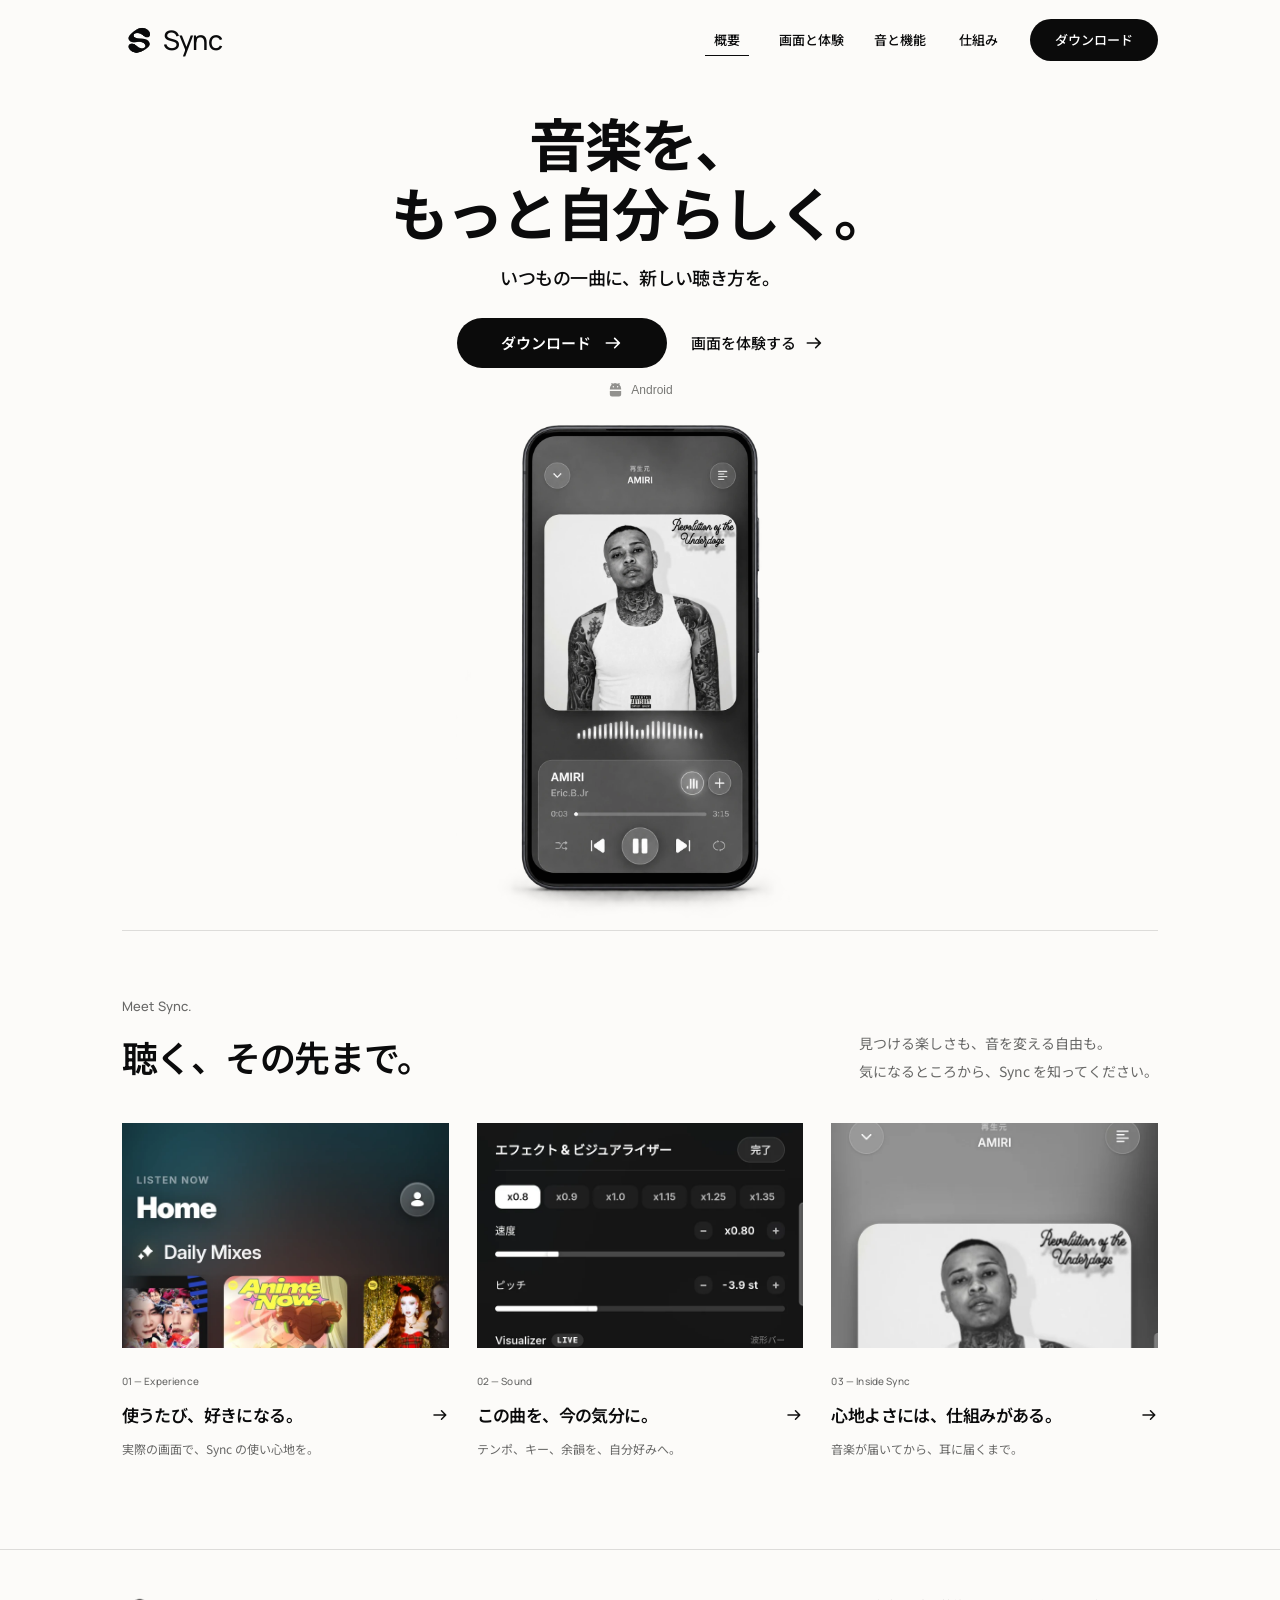
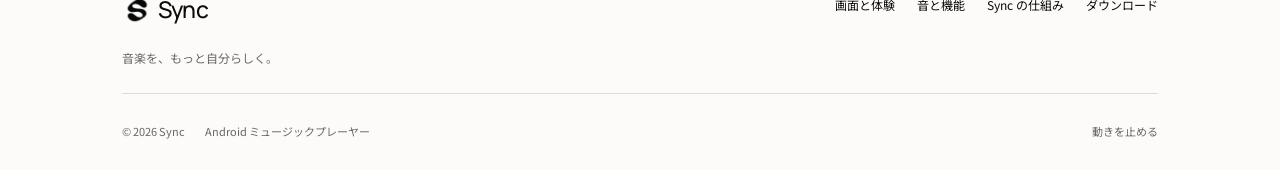
<file: index.html>
<!doctype html>
<html lang="ja"><head><meta charset="utf-8" /><meta name="viewport" content="width=device-width, initial-scale=1" />
<meta name="theme-color" content="#fcfbf9" /><title>Sync — 音楽を、もっと自分らしく。</title><meta name="description" content="いつもの一曲に、新しい聴き方を。画面も、テンポも、余韻も楽しめる Android ミュージックプレーヤー。" />
<meta property="og:title" content="Sync — 音楽を、もっと自分らしく。" /><meta property="og:description" content="いつもの一曲に、新しい聴き方を。画面も、テンポも、余韻も楽しめる Android ミュージックプレーヤー。" /><meta property="og:type" content="website" /><meta property="og:locale" content="ja_JP" /><meta property="og:image" content="https://yuuma57475.github.io/sync-site/img/sync-logo.png" />
<link rel="icon" href="img/favicon.png" type="image/png" /><link rel="preconnect" href="https://fonts.googleapis.com" /><link rel="preconnect" href="https://fonts.gstatic.com" crossorigin />
<link href="https://fonts.googleapis.com/css2?family=Manrope:wght@500;600&family=Noto+Sans+JP:wght@400;500;600;700;800&display=swap" rel="stylesheet" />
<link rel="stylesheet" href="official.css" /><link rel="stylesheet" href="experience.css" />
<script src="motion-init.js"></script><script src="site.js" defer></script><link rel="preload" as="image" href="img/player-hero.webp" /><link rel="canonical" href="https://yuuma57475.github.io/sync-site/" />
</head>
<body class="official-page cinematic-page home-page"><a class="skip-link" href="#main">本文へスキップ</a>
<header class="site-header"><div class="site-header-inner">
<a class="site-brand" href="index.html" aria-label="Sync ホーム"><img src="img/sync-mark-black.webp" alt="" width="34" height="34" /><span>Sync</span></a>
<button class="menu-toggle" type="button" aria-expanded="false" aria-controls="site-navigation">メニュー</button>
<nav class="site-navigation" id="site-navigation" aria-label="メインナビゲーション">
<a href="index.html">概要</a><a href="experience.html">画面と体験</a><a href="sound.html">音と機能</a><a href="how-it-works.html">仕組み</a><a class="button button-small" href="download.html">ダウンロード</a>
</nav></div></header><main id="main"><section class="landing-hero" aria-labelledby="hero-title"><div class="hero-copy">
<h1 id="hero-title" class="enter"><span>音楽を、</span><span>もっと自分らしく。</span></h1>
<p class="hero-description enter" style="--delay:100ms">いつもの一曲に、新しい聴き方を。</p>
<div class="hero-actions enter" style="--delay:180ms"><a class="button hero-download" href="download.html">ダウンロード <img src="img/icons/arrow-right-light.svg" width="20" height="20" alt="" /></a><a class="text-link hero-explore" href="experience.html">画面を体験する <img src="img/icons/arrow-right.svg" width="20" height="20" alt="" /></a></div>
<p class="platform enter" style="--delay:240ms"><img src="img/icons/android.svg" width="17" height="17" alt="" />Android</p></div>
<figure class="hero-product enter" style="--delay:180ms"><img src="img/player-hero.webp" alt="Sync のミュージックプレーヤー" width="1058" height="1487" fetchpriority="high" /></figure></section>
<section class="home-explore page-width" aria-labelledby="explore-title"><div class="explore-heading"><p class="section-label">Meet Sync.</p><h2 id="explore-title">聴く、その先まで。</h2><p>見つける楽しさも、音を変える自由も。<br />気になるところから、Sync を知ってください。</p></div><div class="explore-grid">
<a class="explore-item" href="experience.html"><div class="explore-photo photo-home"><img src="img/01_home.webp" alt="Daily Mixes が並ぶホーム画面" width="1080" height="2340" loading="lazy" /></div><span class="section-label">01 — Experience</span><div class="explore-title"><h3>使うたび、好きになる。</h3><img src="img/icons/arrow-right.svg" width="20" height="20" alt="" /></div><p>実際の画面で、Sync の使い心地を。</p></a>
<a class="explore-item" href="sound.html"><div class="explore-photo photo-effects"><img src="img/04_fx.webp" alt="速度やピッチを調整するエフェクト画面" width="1080" height="2340" loading="lazy" /></div><span class="section-label">02 — Sound</span><div class="explore-title"><h3>この曲を、今の気分に。</h3><img src="img/icons/arrow-right.svg" width="20" height="20" alt="" /></div><p>テンポ、キー、余韻を、自分好みへ。</p></a>
<a class="explore-item" href="how-it-works.html"><div class="explore-photo photo-player"><img src="img/06_player_bw.webp" alt="音の動きが見えるモノクロのプレーヤー画面" width="1080" height="2340" loading="lazy" /></div><span class="section-label">03 — Inside Sync</span><div class="explore-title"><h3>心地よさには、仕組みがある。</h3><img src="img/icons/arrow-right.svg" width="20" height="20" alt="" /></div><p>音楽が届いてから、耳に届くまで。</p></a>
</div></section></main><footer class="site-footer"><div class="page-width"><div class="footer-main">
<div><a class="site-brand footer-brand" href="index.html"><img src="img/sync-mark-black.webp" width="30" height="30" alt="" /><span>Sync</span></a><p>音楽を、もっと自分らしく。</p></div>
<div class="footer-links"><a href="experience.html">画面と体験</a><a href="sound.html">音と機能</a><a href="how-it-works.html">Sync の仕組み</a><a href="download.html">ダウンロード</a></div></div>
<div class="footer-bottom"><small>© 2026 Sync</small><span>Android ミュージックプレーヤー</span><button class="motion-toggle" type="button" data-motion-toggle aria-pressed="false">動きを止める</button></div></div></footer></body></html>
</file>
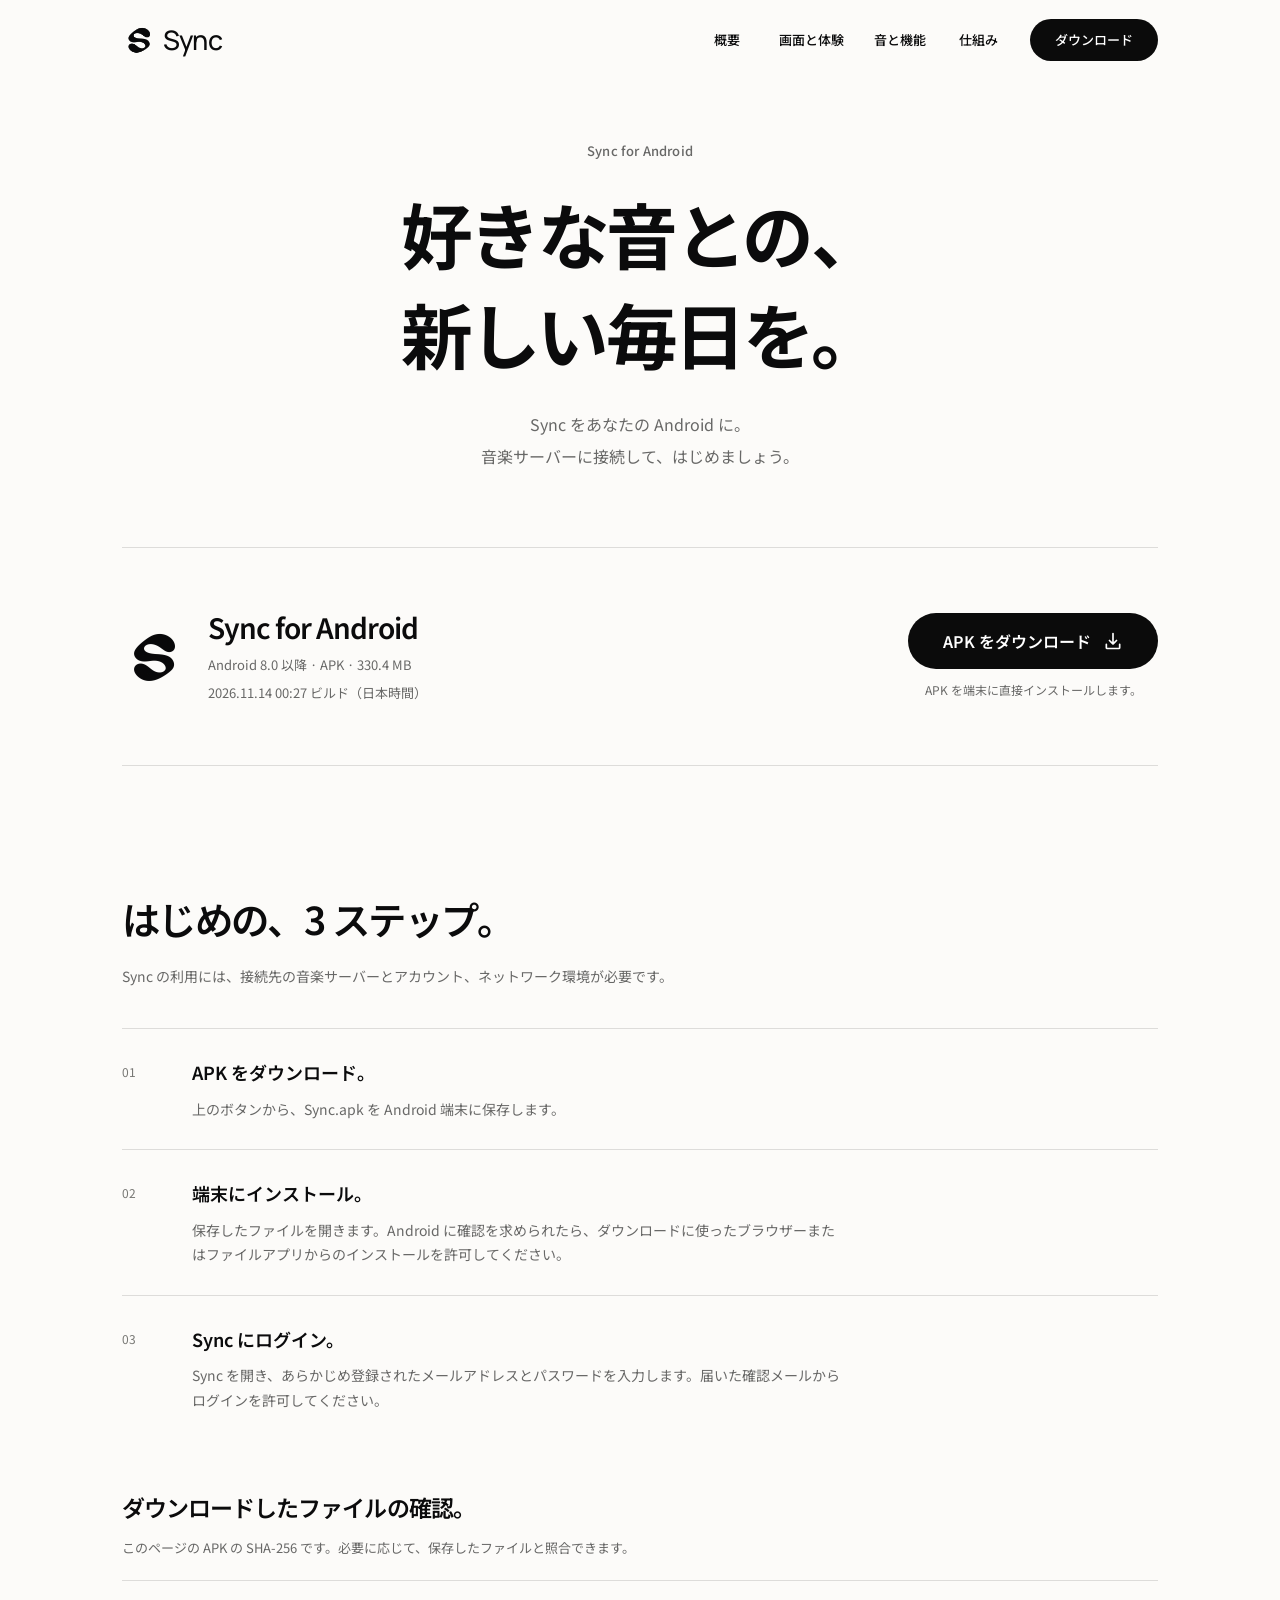
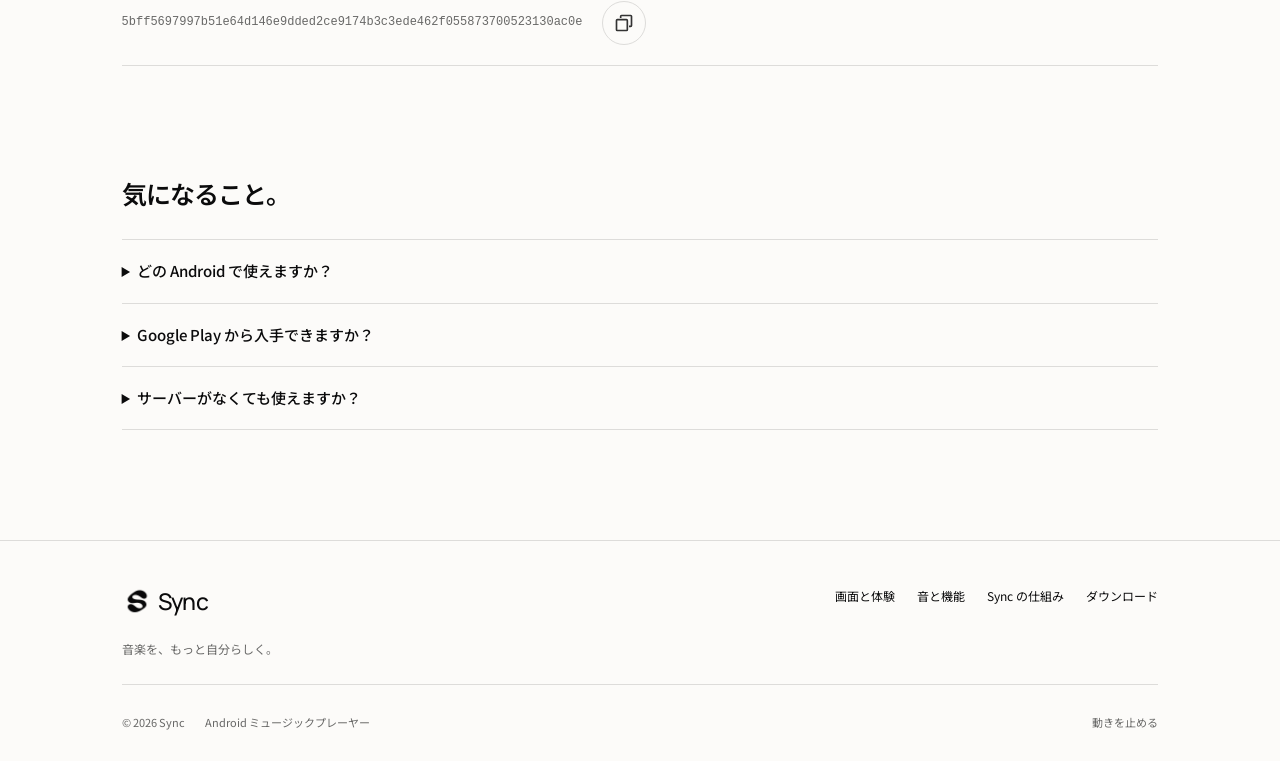
<file: download.html>
<!doctype html>
<html lang="ja">
<head>
<meta charset="utf-8" />
<meta name="viewport" content="width=device-width, initial-scale=1" />
<meta name="theme-color" content="#fcfbf9" />
<title>ダウンロード — Sync</title>
<meta name="description" content="Sync for Android をダウンロード。APK とセットアップ手順をこちらから。Android 8.0 以降に対応しています。" />
<link rel="icon" href="img/favicon.png" type="image/png" />
<link rel="preconnect" href="https://fonts.googleapis.com" />
<link rel="preconnect" href="https://fonts.gstatic.com" crossorigin />
<link href="https://fonts.googleapis.com/css2?family=Manrope:wght@500;600&family=Noto+Sans+JP:wght@400;500;600;700;800&display=swap" rel="stylesheet" />
<link rel="stylesheet" href="official.css" /><link rel="stylesheet" href="experience.css" /><script src="motion-init.js"></script>
<script src="site.js" defer></script>
<link rel="canonical" href="https://yuuma57475.github.io/sync-site/download.html" />
</head>
<body class="official-page cinematic-page">
<a class="skip-link" href="#main">本文へスキップ</a>
<header class="site-header"><div class="site-header-inner">
<a class="site-brand" href="index.html" aria-label="Sync ホーム"><img src="img/sync-mark-black.webp" alt="" width="34" height="34" /><span>Sync</span></a>
<button class="menu-toggle" type="button" aria-expanded="false" aria-controls="site-navigation">メニュー</button>
<nav class="site-navigation" id="site-navigation" aria-label="メインナビゲーション">
<a href="index.html">概要</a><a href="experience.html">画面と体験</a><a href="sound.html">音と機能</a><a href="how-it-works.html">仕組み</a><a class="button button-small" href="download.html">ダウンロード</a>
</nav></div></header>
<main id="main" class="download-main page-width">
<div class="download-intro enter"><p class="section-label">Sync for Android</p><h1>好きな音との、<br />新しい毎日を。</h1><p>Sync をあなたの Android に。<br />音楽サーバーに接続して、はじめましょう。</p></div>
<section class="download-block" aria-label="Android アプリのダウンロード">
<div class="download-app"><img src="img/sync-mark-black.webp" width="74" height="74" alt="Sync のアイコン" /><div><h2>Sync for Android</h2><p>Android 8.0 以降 · APK · <span data-apk-size>330.4 MB</span></p><p data-apk-build>2026.11.14 00:27 ビルド（日本時間）</p></div></div>
<div class="download-action"><a class="button" data-apk-download href="https://github.com/yuuma57475/sync-site/releases/latest/download/Sync.apk" download="Sync.apk">APK をダウンロード <img src="img/icons/download-light.svg" width="20" height="20" alt="" /></a><small>APK を端末に直接インストールします。</small></div>
</section>
<p id="download-status" class="download-feedback" role="status" aria-live="polite"></p>
<section class="setup-section" id="setup" aria-labelledby="setup-title">
<h2 id="setup-title">はじめの、3 ステップ。</h2><p class="setup-intro">Sync の利用には、接続先の音楽サーバーとアカウント、ネットワーク環境が必要です。</p>
<ol class="setup-list">
<li><h3>APK をダウンロード。</h3><p>上のボタンから、Sync.apk を Android 端末に保存します。</p></li>
<li><h3>端末にインストール。</h3><p>保存したファイルを開きます。Android に確認を求められたら、ダウンロードに使ったブラウザーまたはファイルアプリからのインストールを許可してください。</p></li>
<li><h3>Sync にログイン。</h3><p>Sync を開き、あらかじめ登録されたメールアドレスとパスワードを入力します。届いた確認メールからログインを許可してください。</p></li>
</ol>
</section>
<section class="integrity-section" aria-labelledby="integrity-title"><h2 id="integrity-title">ダウンロードしたファイルの確認。</h2><p>このページの APK の SHA-256 です。必要に応じて、保存したファイルと照合できます。</p><div class="hash-wrap"><code id="download-hash">5bff5697997b51e64d146e9dded2ce9174b3c3ede462f055873700523130ac0e</code><button class="copy-button" data-copy-hash type="button" aria-label="SHA-256 を選択"><img src="img/icons/copy.svg" width="20" height="20" alt="" /></button></div><p id="copy-status" class="copy-status" role="status" aria-live="polite"></p></section>
<section class="download-faq" aria-labelledby="faq-title"><h2 id="faq-title">気になること。</h2>
<details><summary>どの Android で使えますか？</summary><p>Android 8.0 以降に対応しています。音楽の読み込みと再生には、お使いのサーバーへ接続できるネットワーク環境が必要です。</p></details>
<details><summary>Google Play から入手できますか？</summary><p>現在は、このページから APK ファイルを直接配布しています。</p></details>
<details><summary>サーバーがなくても使えますか？</summary><p>Sync は、音楽サーバーに接続して利用するプレーヤーです。この APK には、配信サーバーや音楽データは含まれていません。</p></details>
</section>
</main>
<footer class="site-footer"><div class="page-width"><div class="footer-main">
<div><a class="site-brand footer-brand" href="index.html"><img src="img/sync-mark-black.webp" width="30" height="30" alt="" /><span>Sync</span></a><p>音楽を、もっと自分らしく。</p></div>
<div class="footer-links"><a href="experience.html">画面と体験</a><a href="sound.html">音と機能</a><a href="how-it-works.html">Sync の仕組み</a><a href="download.html">ダウンロード</a></div></div>
<div class="footer-bottom"><small>© 2026 Sync</small><span>Android ミュージックプレーヤー</span><button class="motion-toggle" type="button" data-motion-toggle aria-pressed="false">動きを止める</button></div></div></footer>
</body>
</html>
</file>
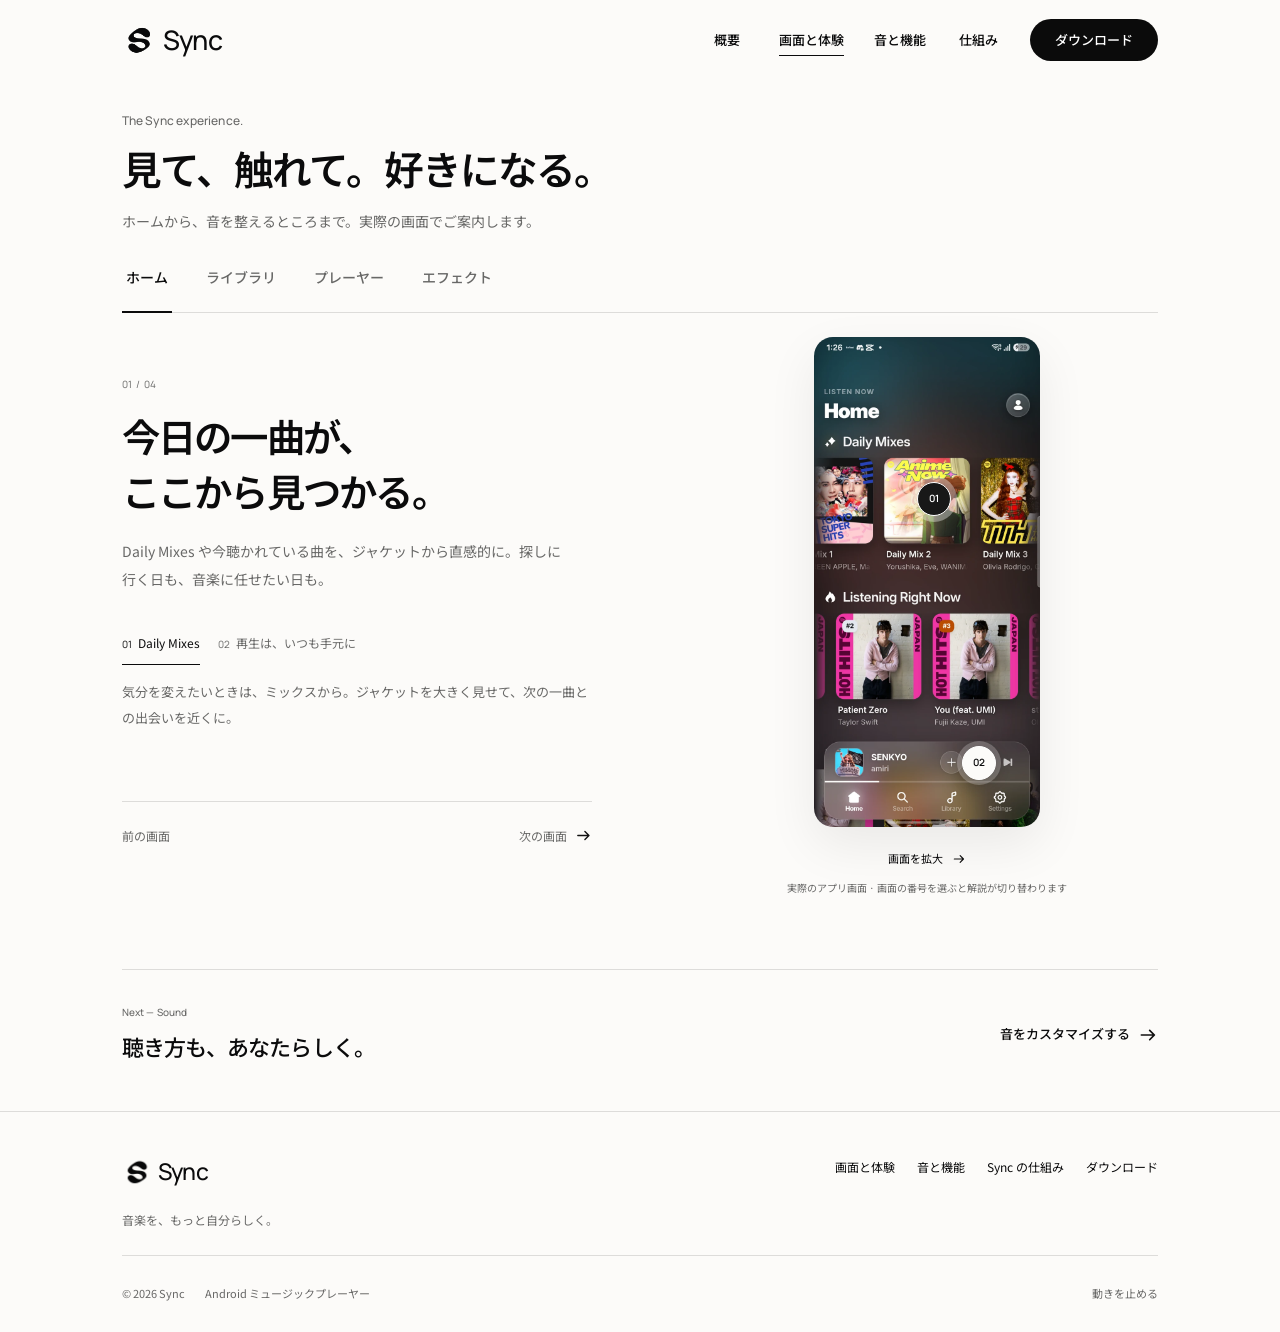
<file: experience.html>
<!doctype html>
<html lang="ja"><head><meta charset="utf-8" /><meta name="viewport" content="width=device-width, initial-scale=1" />
<meta name="theme-color" content="#fcfbf9" /><title>画面と体験 — Sync</title><meta name="description" content="ホーム、ライブラリ、プレーヤー、エフェクト。Sync の実際の画面を切り替えながら、見た目と使い方を体験。" />
<meta property="og:title" content="画面と体験 — Sync" /><meta property="og:description" content="ホーム、ライブラリ、プレーヤー、エフェクト。Sync の実際の画面を切り替えながら、見た目と使い方を体験。" /><meta property="og:type" content="website" /><meta property="og:locale" content="ja_JP" /><meta property="og:image" content="https://yuuma57475.github.io/sync-site/img/sync-logo.png" />
<link rel="icon" href="img/favicon.png" type="image/png" /><link rel="preconnect" href="https://fonts.googleapis.com" /><link rel="preconnect" href="https://fonts.gstatic.com" crossorigin />
<link href="https://fonts.googleapis.com/css2?family=Manrope:wght@500;600&family=Noto+Sans+JP:wght@400;500;600;700;800&display=swap" rel="stylesheet" />
<link rel="stylesheet" href="official.css" /><link rel="stylesheet" href="experience.css" />
<script src="motion-init.js"></script><script src="site.js" defer></script><link rel="canonical" href="https://yuuma57475.github.io/sync-site/experience.html" />
</head>
<body class="official-page cinematic-page "><a class="skip-link" href="#main">本文へスキップ</a>
<header class="site-header"><div class="site-header-inner">
<a class="site-brand" href="index.html" aria-label="Sync ホーム"><img src="img/sync-mark-black.webp" alt="" width="34" height="34" /><span>Sync</span></a>
<button class="menu-toggle" type="button" aria-expanded="false" aria-controls="site-navigation">メニュー</button>
<nav class="site-navigation" id="site-navigation" aria-label="メインナビゲーション">
<a href="index.html">概要</a><a href="experience.html">画面と体験</a><a href="sound.html">音と機能</a><a href="how-it-works.html">仕組み</a><a class="button button-small" href="download.html">ダウンロード</a>
</nav></div></header><main id="main"><section class="product-page page-width"><div class="page-intro "><p class="section-label enter">The Sync experience.</p><h1 class="enter" style="--delay:60ms">見て、触れて。<br />好きになる。</h1><p class="intro-description enter" style="--delay:120ms">ホームから、音を整えるところまで。実際の画面でご案内します。</p></div><div class="screen-tour enter" style="--delay:180ms" data-tabs><div class="tour-tabs" role="tablist" aria-label="アプリの画面"><button type="button" role="tab" id="tab-home" aria-selected="true" aria-controls="panel-home" tabindex="0">ホーム</button><button type="button" role="tab" id="tab-library" aria-selected="false" aria-controls="panel-library" tabindex="-1">ライブラリ</button><button type="button" role="tab" id="tab-player" aria-selected="false" aria-controls="panel-player" tabindex="-1">プレーヤー</button><button type="button" role="tab" id="tab-effects" aria-selected="false" aria-controls="panel-effects" tabindex="-1">エフェクト</button></div><section class="tour-panel" id="panel-home" role="tabpanel" aria-labelledby="tab-home" ><div class="tour-copy"><span class="chapter-index">01 / 04</span><h2>今日の一曲が、<br />ここから見つかる。</h2><p>Daily Mixes や今聴かれている曲を、ジャケットから直感的に。探しに行く日も、音楽に任せたい日も。</p><div class="point-tabs" role="group" aria-label="画面の注目ポイント"><button type="button" class="point-button" data-point="0" aria-pressed="true"><span>01</span>Daily Mixes</button><button type="button" class="point-button" data-point="1" aria-pressed="false"><span>02</span>再生は、いつも手元に</button></div><div class="point-descriptions" aria-live="polite"><p data-point-description="0" >気分を変えたいときは、ミックスから。ジャケットを大きく見せて、次の一曲との出会いを近くに。</p><p data-point-description="1" hidden>色を感じる背景と、半透明のミニプレーヤー。再生・一時停止・曲送りをひとまとめにして、別の画面を見ながらでも操作が続きます。</p></div><div class="tour-controls"><button class="quiet-button" type="button" data-tour-prev aria-label="前の画面を見る">前の画面</button><button class="quiet-button" type="button" data-tour-next aria-label="次の画面を見る">次の画面 <img src="img/icons/arrow-right.svg" width="20" height="20" alt="" /></button></div></div><figure class="tour-image"><div class="annotated-screen"><img src="img/01_home.webp" width="1080" height="2340" alt="Sync のホーム画面" decoding="async" /><button type="button" class="screen-point is-active" style="left:53%;top:33%" data-point="0" aria-label="ポイント1：Daily Mixes" aria-pressed="true">01</button><button type="button" class="screen-point " style="left:73%;top:87%" data-point="1" aria-label="ポイント2：再生は、いつも手元に" aria-pressed="false">02</button></div><button class="image-expand" type="button" data-zoom="img/01_home.webp" data-zoom-alt="Sync のホーム画面">画面を拡大 <img src="img/icons/arrow-right.svg" width="20" height="20" alt="" /></button><figcaption>実際のアプリ画面 · 画面の番号を選ぶと解説が切り替わります</figcaption></figure></section><section class="tour-panel" id="panel-library" role="tabpanel" aria-labelledby="tab-library" hidden><div class="tour-copy"><span class="chapter-index">02 / 04</span><h2>好きな音楽に、<br />迷わず戻れる。</h2><p>プレイリスト、アルバム、アーティスト。自分にとって探しやすい入口から、いつもの音楽へ。</p><div class="point-tabs" role="group" aria-label="画面の注目ポイント"><button type="button" class="point-button" data-point="0" aria-pressed="true"><span>01</span>入口を切り替える</button><button type="button" class="point-button" data-point="1" aria-pressed="false"><span>02</span>探しやすい、見つけやすい</button></div><div class="point-descriptions" aria-live="polite"><p data-point-description="0" >画面上のタブで、プレイリスト・アルバム・アーティストを切り替え。探したいものに合わせて、一覧を変えられます。</p><p data-point-description="1" hidden>ライブラリ内の検索と、グリッド・リストの切り替え。曲やコレクションが増えても、自分の見つけ方を選べます。</p></div><div class="tour-controls"><button class="quiet-button" type="button" data-tour-prev aria-label="前の画面を見る">前の画面</button><button class="quiet-button" type="button" data-tour-next aria-label="次の画面を見る">次の画面 <img src="img/icons/arrow-right.svg" width="20" height="20" alt="" /></button></div></div><figure class="tour-image"><div class="annotated-screen"><img src="img/02_library.webp" width="1080" height="2340" alt="Sync のライブラリ画面" decoding="async" /><button type="button" class="screen-point is-active" style="left:56%;top:14%" data-point="0" aria-label="ポイント1：入口を切り替える" aria-pressed="true">01</button><button type="button" class="screen-point " style="left:84%;top:20%" data-point="1" aria-label="ポイント2：探しやすい、見つけやすい" aria-pressed="false">02</button></div><button class="image-expand" type="button" data-zoom="img/02_library.webp" data-zoom-alt="Sync のライブラリ画面">画面を拡大 <img src="img/icons/arrow-right.svg" width="20" height="20" alt="" /></button><figcaption>実際のアプリ画面 · 画面の番号を選ぶと解説が切り替わります</figcaption></figure></section><section class="tour-panel" id="panel-player" role="tabpanel" aria-labelledby="tab-player" hidden><div class="tour-copy"><span class="chapter-index">03 / 04</span><h2>一曲に、<br />ちゃんと浸れる。</h2><p>大きなアートワークと色を感じる背景。必要な操作は下の半透明パネルにまとめて、音楽が主役になる見た目に。</p><div class="point-tabs" role="group" aria-label="画面の注目ポイント"><button type="button" class="point-button" data-point="0" aria-pressed="true"><span>01</span>音楽を、目でも楽しむ</button><button type="button" class="point-button" data-point="1" aria-pressed="false"><span>02</span>調整は、再生画面から</button></div><div class="point-descriptions" aria-live="polite"><p data-point-description="0" >アートワークの下で、音に反応して動くビジュアライザー。流体波・波形バー・拍動から選べます。</p><p data-point-description="1" hidden>曲名の横にあるエフェクトボタンから、速度・ピッチ・リバーブへ。曲を止めずに、聴き心地を整えられます。</p></div><div class="tour-controls"><button class="quiet-button" type="button" data-tour-prev aria-label="前の画面を見る">前の画面</button><button class="quiet-button" type="button" data-tour-next aria-label="次の画面を見る">次の画面 <img src="img/icons/arrow-right.svg" width="20" height="20" alt="" /></button></div></div><figure class="tour-image"><div class="annotated-screen"><img src="img/05_player.webp" width="1080" height="2340" alt="Sync の全画面プレーヤー" decoding="async" /><button type="button" class="screen-point is-active" style="left:50%;top:64%" data-point="0" aria-label="ポイント1：音楽を、目でも楽しむ" aria-pressed="true">01</button><button type="button" class="screen-point " style="left:73%;top:80%" data-point="1" aria-label="ポイント2：調整は、再生画面から" aria-pressed="false">02</button></div><button class="image-expand" type="button" data-zoom="img/05_player.webp" data-zoom-alt="Sync の全画面プレーヤー">画面を拡大 <img src="img/icons/arrow-right.svg" width="20" height="20" alt="" /></button><figcaption>実際のアプリ画面 · 画面の番号を選ぶと解説が切り替わります</figcaption></figure></section><section class="tour-panel" id="panel-effects" role="tabpanel" aria-labelledby="tab-effects" hidden><div class="tour-copy"><span class="chapter-index">04 / 04</span><h2>欲しかった音に、<br />指先で近づく。</h2><p>再生速度、ピッチ、余韻をひとつのシートに。プリセットから始めて、細かいところは自分の感覚で。</p><div class="point-tabs" role="group" aria-label="画面の注目ポイント"><button type="button" class="point-button" data-point="0" aria-pressed="true"><span>01</span>プリセットから、気軽に</button><button type="button" class="point-button" data-point="1" aria-pressed="false"><span>02</span>余韻も、音量も</button></div><div class="point-descriptions" aria-live="polite"><p data-point-description="0" >0.8×、0.9×、1.15×などのプリセットをタップ。速度とピッチの連動も、自分で切り替えられます。</p><p data-point-description="1" hidden>空間リバーブは量をスライダーで調整。曲ごとの音量差が気になるときは、音量の自動調整を。</p></div><div class="tour-controls"><button class="quiet-button" type="button" data-tour-prev aria-label="前の画面を見る">前の画面</button><button class="quiet-button" type="button" data-tour-next aria-label="次の画面を見る">次の画面 <img src="img/icons/arrow-right.svg" width="20" height="20" alt="" /></button></div></div><figure class="tour-image"><div class="annotated-screen"><img src="img/04_fx.webp" width="1080" height="2340" alt="Sync のエフェクト画面" decoding="async" /><button type="button" class="screen-point is-active" style="left:54%;top:35%" data-point="0" aria-label="ポイント1：プリセットから、気軽に" aria-pressed="true">01</button><button type="button" class="screen-point " style="left:83%;top:82%" data-point="1" aria-label="ポイント2：余韻も、音量も" aria-pressed="false">02</button></div><button class="image-expand" type="button" data-zoom="img/04_fx.webp" data-zoom-alt="Sync のエフェクト画面">画面を拡大 <img src="img/icons/arrow-right.svg" width="20" height="20" alt="" /></button><figcaption>実際のアプリ画面 · 画面の番号を選ぶと解説が切り替わります</figcaption></figure></section></div></section><aside class="next-page page-width"><div><span class="section-label">Next — Sound</span><h2>聴き方も、あなたらしく。</h2></div><a class="text-link" href="sound.html">音をカスタマイズする <img src="img/icons/arrow-right.svg" width="20" height="20" alt="" /></a></aside><dialog class="image-dialog" aria-label="アプリ画面の拡大"><form method="dialog"><button class="dialog-close" aria-label="拡大画面を閉じる">閉じる</button></form><img src="img/01_home.webp" alt="" width="1080" height="2340" /></dialog></main><footer class="site-footer"><div class="page-width"><div class="footer-main">
<div><a class="site-brand footer-brand" href="index.html"><img src="img/sync-mark-black.webp" width="30" height="30" alt="" /><span>Sync</span></a><p>音楽を、もっと自分らしく。</p></div>
<div class="footer-links"><a href="experience.html">画面と体験</a><a href="sound.html">音と機能</a><a href="how-it-works.html">Sync の仕組み</a><a href="download.html">ダウンロード</a></div></div>
<div class="footer-bottom"><small>© 2026 Sync</small><span>Android ミュージックプレーヤー</span><button class="motion-toggle" type="button" data-motion-toggle aria-pressed="false">動きを止める</button></div></div></footer></body></html>
</file>
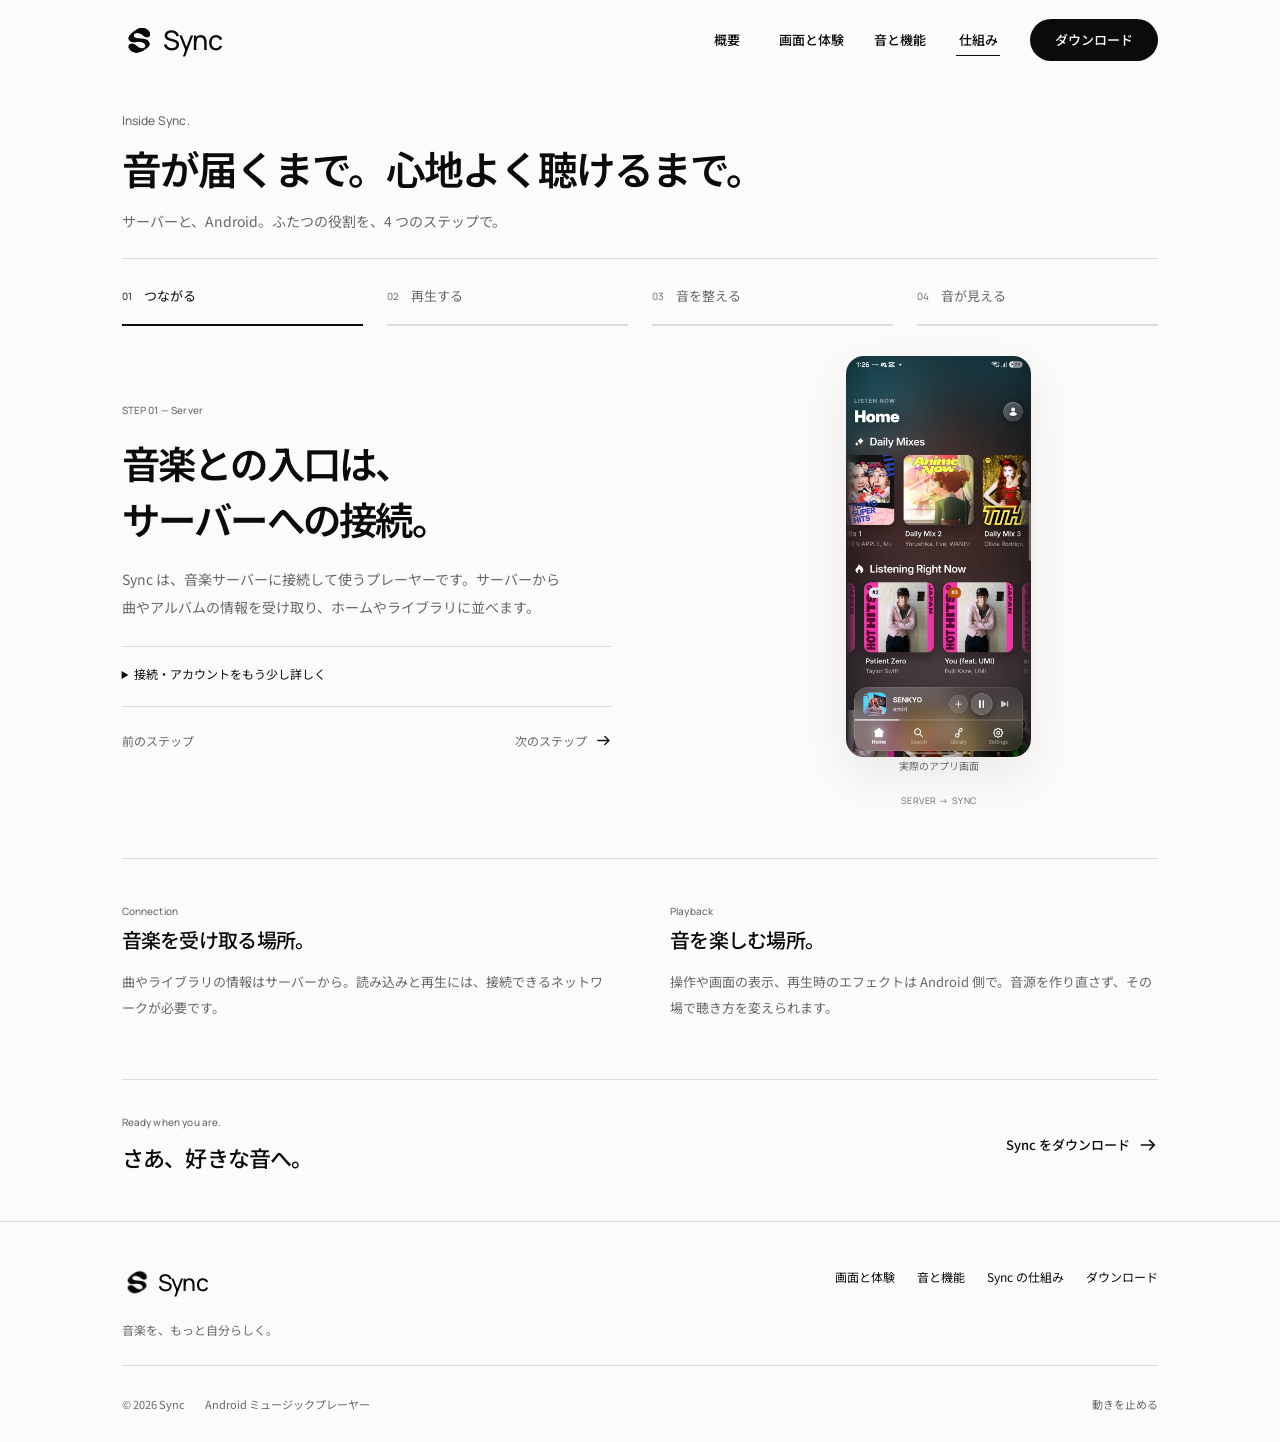
<file: how-it-works.html>
<!doctype html>
<html lang="ja"><head><meta charset="utf-8" /><meta name="viewport" content="width=device-width, initial-scale=1" />
<meta name="theme-color" content="#fcfbf9" /><title>Sync の仕組み — Sync</title><meta name="description" content="サーバーへの接続、Android での再生、音声エフェクト、ビジュアライザー。Sync の仕組みを画面と一緒に紹介。" />
<meta property="og:title" content="Sync の仕組み — Sync" /><meta property="og:description" content="サーバーへの接続、Android での再生、音声エフェクト、ビジュアライザー。Sync の仕組みを画面と一緒に紹介。" /><meta property="og:type" content="website" /><meta property="og:locale" content="ja_JP" /><meta property="og:image" content="https://yuuma57475.github.io/sync-site/img/sync-logo.png" />
<link rel="icon" href="img/favicon.png" type="image/png" /><link rel="preconnect" href="https://fonts.googleapis.com" /><link rel="preconnect" href="https://fonts.gstatic.com" crossorigin />
<link href="https://fonts.googleapis.com/css2?family=Manrope:wght@500;600&family=Noto+Sans+JP:wght@400;500;600;700;800&display=swap" rel="stylesheet" />
<link rel="stylesheet" href="official.css" /><link rel="stylesheet" href="experience.css" />
<script src="motion-init.js"></script><script src="site.js" defer></script><link rel="canonical" href="https://yuuma57475.github.io/sync-site/how-it-works.html" />
</head>
<body class="official-page cinematic-page "><a class="skip-link" href="#main">本文へスキップ</a>
<header class="site-header"><div class="site-header-inner">
<a class="site-brand" href="index.html" aria-label="Sync ホーム"><img src="img/sync-mark-black.webp" alt="" width="34" height="34" /><span>Sync</span></a>
<button class="menu-toggle" type="button" aria-expanded="false" aria-controls="site-navigation">メニュー</button>
<nav class="site-navigation" id="site-navigation" aria-label="メインナビゲーション">
<a href="index.html">概要</a><a href="experience.html">画面と体験</a><a href="sound.html">音と機能</a><a href="how-it-works.html">仕組み</a><a class="button button-small" href="download.html">ダウンロード</a>
</nav></div></header><main id="main"><section class="product-page page-width"><div class="page-intro "><p class="section-label enter">Inside Sync.</p><h1 class="enter" style="--delay:60ms">音が届くまで。<br />心地よく聴けるまで。</h1><p class="intro-description enter" style="--delay:120ms">サーバーと、Android。ふたつの役割を、4 つのステップで。</p></div><div class="mechanism enter" style="--delay:180ms" data-tabs><div class="process-tabs" role="tablist" aria-label="Sync の仕組みのステップ"><button role="tab" type="button" id="tab-connect" aria-controls="panel-connect" aria-selected="true" tabindex="0"><span>01</span>つながる</button><button role="tab" type="button" id="tab-play" aria-controls="panel-play" aria-selected="false" tabindex="-1"><span>02</span>再生する</button><button role="tab" type="button" id="tab-adjust" aria-controls="panel-adjust" aria-selected="false" tabindex="-1"><span>03</span>音を整える</button><button role="tab" type="button" id="tab-visualize" aria-controls="panel-visualize" aria-selected="false" tabindex="-1"><span>04</span>音が見える</button></div><section class="process-panel" id="panel-connect" role="tabpanel" aria-labelledby="tab-connect" ><div class="process-copy"><p class="section-label">STEP 01 — Server</p><h2>音楽との入口は、<br />サーバーへの接続。</h2><p>Sync は、音楽サーバーに接続して使うプレーヤーです。サーバーから曲やアルバムの情報を受け取り、ホームやライブラリに並べます。</p><details class="technical-detail"><summary>接続・アカウントをもう少し詳しく</summary><p>利用には接続先のサーバーとアカウント、ネットワーク環境が必要です。APK 自体には楽曲データは含まれていません。</p></details><div class="tour-controls"><button class="quiet-button" type="button" data-tour-prev>前のステップ</button><button class="quiet-button" type="button" data-tour-next>次のステップ <img src="img/icons/arrow-right.svg" width="20" height="20" alt="" /></button></div></div><div class="process-visual"><figure class="app-figure "><div class="app-shot"><img src="img/01_home.webp" width="1080" height="2340" alt="Sync のホーム画面" decoding="async" /></div><figcaption>実際のアプリ画面</figcaption></figure><p class="process-caption">SERVER → SYNC</p></div></section><section class="process-panel" id="panel-play" role="tabpanel" aria-labelledby="tab-play" hidden><div class="process-copy"><p class="section-label">STEP 02 — On your Android</p><h2>音楽は、<br />Android の中で鳴る。</h2><p>選んだ曲を受け取り、端末の再生エンジンで音に変換します。画面を閉じても聴けるよう、Android のサービスで再生を支えています。</p><details class="technical-detail"><summary>再生の仕組みをもう少し詳しく</summary><p>Android 版では ExoPlayer を使い、WebView の表示とネイティブの音楽再生を分けています。</p></details><div class="tour-controls"><button class="quiet-button" type="button" data-tour-prev>前のステップ</button><button class="quiet-button" type="button" data-tour-next>次のステップ <img src="img/icons/arrow-right.svg" width="20" height="20" alt="" /></button></div></div><div class="process-visual"><figure class="app-figure "><div class="app-shot"><img src="img/05_player.webp" width="1080" height="2340" alt="Sync の全画面プレーヤー" decoding="async" /></div><figcaption>実際のアプリ画面</figcaption></figure><p class="process-caption">SYNC → ANDROID → YOU</p></div></section><section class="process-panel" id="panel-adjust" role="tabpanel" aria-labelledby="tab-adjust" hidden><div class="process-copy"><p class="section-label">STEP 03 — On your Android</p><h2>ファイルはそのまま。<br />聴こえ方を変える。</h2><p>速度やピッチ、リバーブは再生するときに調整します。別の音源ファイルを作ることなく、その日の気分に合わせて聴き方を選べます。</p><details class="technical-detail"><summary>端末内の音声処理をもう少し詳しく</summary><p>テンポ・キーの調整や、再生チェーンに組み込んだリバーブ、曲ごとの音量補正を組み合わせています。</p></details><div class="tour-controls"><button class="quiet-button" type="button" data-tour-prev>前のステップ</button><button class="quiet-button" type="button" data-tour-next>次のステップ <img src="img/icons/arrow-right.svg" width="20" height="20" alt="" /></button></div></div><div class="process-visual"><figure class="app-figure effects-shot"><div class="app-shot"><img src="img/04_fx.webp" width="1080" height="2340" alt="Sync のエフェクト画面" decoding="async" /></div><figcaption>実際のアプリ画面</figcaption></figure><p class="process-caption">SYNC → ANDROID → YOU</p></div></section><section class="process-panel" id="panel-visualize" role="tabpanel" aria-labelledby="tab-visualize" hidden><div class="process-copy"><p class="section-label">STEP 04 — On your Android</p><h2>鳴っている音が、<br />画面の動きになる。</h2><p>再生中の音を分析し、周波数ごとの強さをビジュアライザーへ。音楽と見た目が同じリズムで動くことで、一曲に浸れる画面になります。</p><details class="technical-detail"><summary>音から映像へをもう少し詳しく</summary><p>デコードした PCM を端末内で分析。1024 サンプルの FFT から 128 本の帯域データを作り、約 20 回／秒の間隔で更新します。</p></details><div class="tour-controls"><button class="quiet-button" type="button" data-tour-prev>前のステップ</button><button class="quiet-button" type="button" data-tour-next>次のステップ <img src="img/icons/arrow-right.svg" width="20" height="20" alt="" /></button></div></div><div class="process-visual"><figure class="app-figure "><div class="app-shot"><img src="img/06_player_bw.webp" width="1080" height="2340" alt="ビジュアライザーのある再生画面" decoding="async" /></div><figcaption>実際のアプリ画面</figcaption></figure><p class="process-caption">SYNC → ANDROID → YOU</p></div></section></div><div class="inside-notes"><div><span class="section-label">Connection</span><h2>音楽を受け取る場所。</h2><p>曲やライブラリの情報はサーバーから。読み込みと再生には、接続できるネットワークが必要です。</p></div><div><span class="section-label">Playback</span><h2>音を楽しむ場所。</h2><p>操作や画面の表示、再生時のエフェクトは Android 側で。音源を作り直さず、その場で聴き方を変えられます。</p></div></div></section><aside class="next-page page-width"><div><span class="section-label">Ready when you are.</span><h2>さあ、好きな音へ。</h2></div><a class="text-link" href="download.html">Sync をダウンロード <img src="img/icons/arrow-right.svg" width="20" height="20" alt="" /></a></aside></main><footer class="site-footer"><div class="page-width"><div class="footer-main">
<div><a class="site-brand footer-brand" href="index.html"><img src="img/sync-mark-black.webp" width="30" height="30" alt="" /><span>Sync</span></a><p>音楽を、もっと自分らしく。</p></div>
<div class="footer-links"><a href="experience.html">画面と体験</a><a href="sound.html">音と機能</a><a href="how-it-works.html">Sync の仕組み</a><a href="download.html">ダウンロード</a></div></div>
<div class="footer-bottom"><small>© 2026 Sync</small><span>Android ミュージックプレーヤー</span><button class="motion-toggle" type="button" data-motion-toggle aria-pressed="false">動きを止める</button></div></div></footer></body></html>
</file>
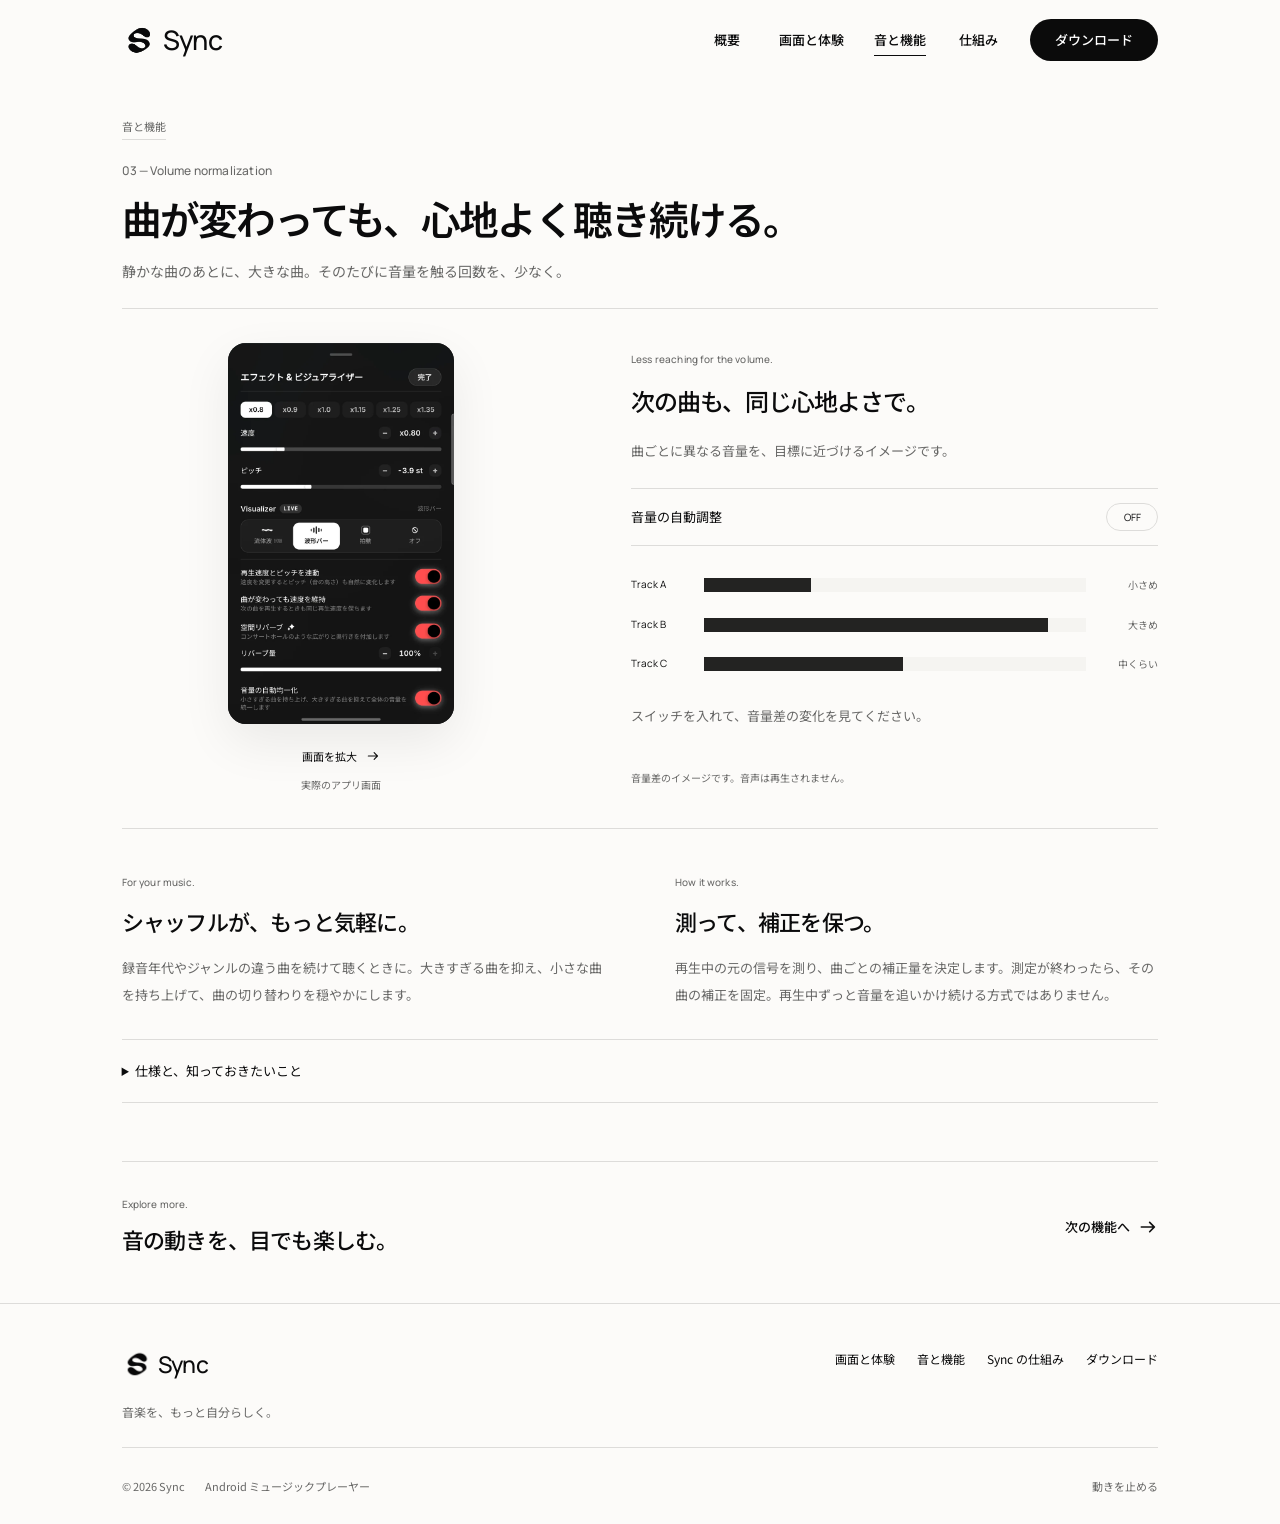
<file: normalize.html>
<!doctype html>
<html lang="ja"><head><meta charset="utf-8" /><meta name="viewport" content="width=device-width, initial-scale=1" />
<meta name="theme-color" content="#fcfbf9" /><title>曲が変わっても、心地よく聴き続ける。 — Sync</title><meta name="description" content="静かな曲のあとに、大きな曲。そのたびに音量を触る回数を、少なく。" />
<meta property="og:title" content="曲が変わっても、心地よく聴き続ける。 — Sync" /><meta property="og:description" content="静かな曲のあとに、大きな曲。そのたびに音量を触る回数を、少なく。" /><meta property="og:type" content="website" /><meta property="og:locale" content="ja_JP" /><meta property="og:image" content="https://yuuma57475.github.io/sync-site/img/sync-logo.png" />
<link rel="icon" href="img/favicon.png" type="image/png" /><link rel="preconnect" href="https://fonts.googleapis.com" /><link rel="preconnect" href="https://fonts.gstatic.com" crossorigin />
<link href="https://fonts.googleapis.com/css2?family=Manrope:wght@500;600&family=Noto+Sans+JP:wght@400;500;600;700;800&display=swap" rel="stylesheet" />
<link rel="stylesheet" href="official.css" /><link rel="stylesheet" href="experience.css" />
<script src="motion-init.js"></script><script src="site.js" defer></script><link rel="canonical" href="https://yuuma57475.github.io/sync-site/normalize.html" />
</head>
<body class="official-page cinematic-page "><a class="skip-link" href="#main">本文へスキップ</a>
<header class="site-header"><div class="site-header-inner">
<a class="site-brand" href="index.html" aria-label="Sync ホーム"><img src="img/sync-mark-black.webp" alt="" width="34" height="34" /><span>Sync</span></a>
<button class="menu-toggle" type="button" aria-expanded="false" aria-controls="site-navigation">メニュー</button>
<nav class="site-navigation" id="site-navigation" aria-label="メインナビゲーション">
<a href="index.html">概要</a><a href="experience.html">画面と体験</a><a href="sound.html">音と機能</a><a href="how-it-works.html">仕組み</a><a class="button button-small" href="download.html">ダウンロード</a>
</nav></div></header><main id="main"><section class="product-page feature-page page-width"><a class="back-link enter" href="sound.html">音と機能</a><div class="page-intro "><p class="section-label enter">03 — Volume normalization</p><h1 class="enter" style="--delay:60ms">曲が変わっても、<br />心地よく聴き続ける。</h1><p class="intro-description enter" style="--delay:120ms">静かな曲のあとに、大きな曲。<br />そのたびに音量を触る回数を、少なく。</p></div><div class="feature-workbench enter" style="--delay:180ms"><div class="feature-visual"><figure class="app-figure effects-shot"><div class="app-shot"><img src="img/04_fx.webp" width="1080" height="2340" alt="音量の自動調整があるエフェクト画面" decoding="async" /></div><button class="image-expand" type="button" data-zoom="img/04_fx.webp" data-zoom-alt="音量の自動調整があるエフェクト画面" aria-label="音量の自動調整があるエフェクト画面を拡大">画面を拡大 <img src="img/icons/arrow-right.svg" width="20" height="20" alt="" /></button><figcaption>実際のアプリ画面</figcaption></figure></div><div class="feature-interaction"><section class="normalize-lab"><p class="section-label">Less reaching for the volume.</p><h2>次の曲も、同じ心地よさで。</h2><p>曲ごとに異なる音量を、目標に近づけるイメージです。</p><button class="setting-toggle" type="button" data-normalize-toggle aria-pressed="false"><span>音量の自動調整</span><span class="toggle-state">OFF</span></button><div class="volume-comparison" aria-label="曲ごとの音量の模式図"><div><span>Track A</span><div class="volume-track"><span style="--level:28%" data-volume-level="28"></span></div><output>小さめ</output></div><div><span>Track B</span><div class="volume-track"><span style="--level:90%" data-volume-level="90"></span></div><output>大きめ</output></div><div><span>Track C</span><div class="volume-track"><span style="--level:52%" data-volume-level="52"></span></div><output>中くらい</output></div></div><p class="normalization-status" role="status" aria-live="polite">スイッチを入れて、音量差の変化を見てください。</p><p class="demo-note">音量差のイメージです。音声は再生されません。</p></section></div></div><div class="feature-explanation"><div><p class="section-label">For your music.</p><h2>シャッフルが、もっと気軽に。</h2><p>録音年代やジャンルの違う曲を続けて聴くときに。大きすぎる曲を抑え、小さな曲を持ち上げて、曲の切り替わりを穏やかにします。</p></div><div><p class="section-label">How it works.</p><h2>測って、補正を保つ。</h2><p>再生中の元の信号を測り、曲ごとの補正量を決定します。測定が終わったら、その曲の補正を固定。再生中ずっと音量を追いかけ続ける方式ではありません。</p></div></div><details class="specs"><summary>仕様と、知っておきたいこと</summary><dl><div><dt>目標</dt><dd>−14 dBFS。完全に同じ音量を保証するものではありません。</dd></div><div><dt>学習</dt><dd>音のある有効な区間を約 7.5 秒分測定。無音などは学習対象から除きます。</dd></div><div><dt>補正範囲</dt><dd>−8 dB〜+7.5 dB。端末内で曲ごとの補正をキャッシュします。</dd></div><div><dt>制限</dt><dd>学習後に曲の音量が大きく変わる場合、全区間を均一にはできません。</dd></div></dl></details></section><aside class="next-page page-width"><div><span class="section-label">Explore more.</span><h2>音の動きを、目でも楽しむ。</h2></div><a class="text-link" href="visualizer.html">次の機能へ <img src="img/icons/arrow-right.svg" width="20" height="20" alt="" /></a></aside><dialog class="image-dialog" aria-label="アプリ画面の拡大"><form method="dialog"><button class="dialog-close" aria-label="拡大画面を閉じる">閉じる</button></form><img src="img/01_home.webp" alt="" width="1080" height="2340" /></dialog></main><footer class="site-footer"><div class="page-width"><div class="footer-main">
<div><a class="site-brand footer-brand" href="index.html"><img src="img/sync-mark-black.webp" width="30" height="30" alt="" /><span>Sync</span></a><p>音楽を、もっと自分らしく。</p></div>
<div class="footer-links"><a href="experience.html">画面と体験</a><a href="sound.html">音と機能</a><a href="how-it-works.html">Sync の仕組み</a><a href="download.html">ダウンロード</a></div></div>
<div class="footer-bottom"><small>© 2026 Sync</small><span>Android ミュージックプレーヤー</span><button class="motion-toggle" type="button" data-motion-toggle aria-pressed="false">動きを止める</button></div></div></footer></body></html>
</file>
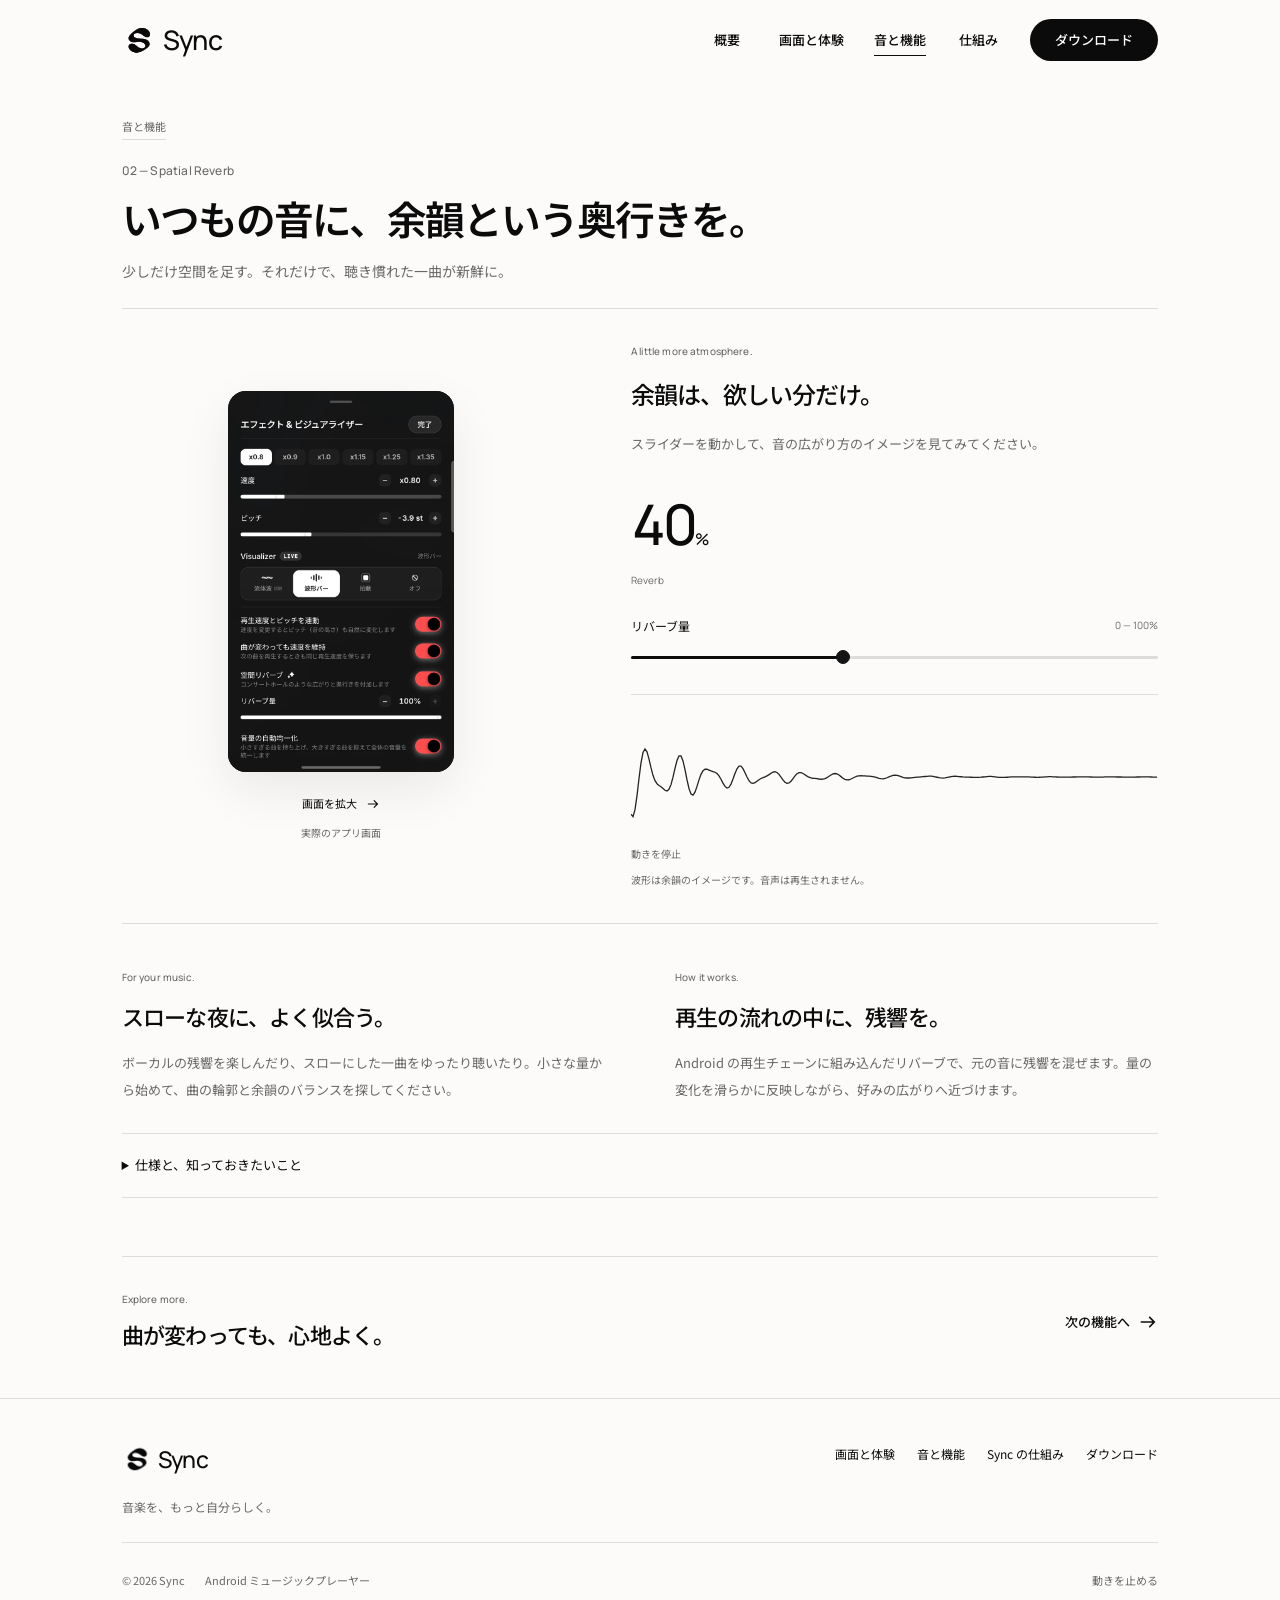
<file: reverb.html>
<!doctype html>
<html lang="ja"><head><meta charset="utf-8" /><meta name="viewport" content="width=device-width, initial-scale=1" />
<meta name="theme-color" content="#fcfbf9" /><title>いつもの音に、余韻という奥行きを。 — Sync</title><meta name="description" content="少しだけ空間を足す。それだけで、聴き慣れた一曲が新鮮に。" />
<meta property="og:title" content="いつもの音に、余韻という奥行きを。 — Sync" /><meta property="og:description" content="少しだけ空間を足す。それだけで、聴き慣れた一曲が新鮮に。" /><meta property="og:type" content="website" /><meta property="og:locale" content="ja_JP" /><meta property="og:image" content="https://yuuma57475.github.io/sync-site/img/sync-logo.png" />
<link rel="icon" href="img/favicon.png" type="image/png" /><link rel="preconnect" href="https://fonts.googleapis.com" /><link rel="preconnect" href="https://fonts.gstatic.com" crossorigin />
<link href="https://fonts.googleapis.com/css2?family=Manrope:wght@500;600&family=Noto+Sans+JP:wght@400;500;600;700;800&display=swap" rel="stylesheet" />
<link rel="stylesheet" href="official.css" /><link rel="stylesheet" href="experience.css" />
<script src="motion-init.js"></script><script src="site.js" defer></script><link rel="canonical" href="https://yuuma57475.github.io/sync-site/reverb.html" />
</head>
<body class="official-page cinematic-page "><a class="skip-link" href="#main">本文へスキップ</a>
<header class="site-header"><div class="site-header-inner">
<a class="site-brand" href="index.html" aria-label="Sync ホーム"><img src="img/sync-mark-black.webp" alt="" width="34" height="34" /><span>Sync</span></a>
<button class="menu-toggle" type="button" aria-expanded="false" aria-controls="site-navigation">メニュー</button>
<nav class="site-navigation" id="site-navigation" aria-label="メインナビゲーション">
<a href="index.html">概要</a><a href="experience.html">画面と体験</a><a href="sound.html">音と機能</a><a href="how-it-works.html">仕組み</a><a class="button button-small" href="download.html">ダウンロード</a>
</nav></div></header><main id="main"><section class="product-page feature-page page-width"><a class="back-link enter" href="sound.html">音と機能</a><div class="page-intro "><p class="section-label enter">02 — Spatial Reverb</p><h1 class="enter" style="--delay:60ms">いつもの音に、<br />余韻という奥行きを。</h1><p class="intro-description enter" style="--delay:120ms">少しだけ空間を足す。それだけで、聴き慣れた一曲が新鮮に。</p></div><div class="feature-workbench enter" style="--delay:180ms"><div class="feature-visual"><figure class="app-figure effects-shot"><div class="app-shot"><img src="img/04_fx.webp" width="1080" height="2340" alt="空間リバーブを調整できるエフェクト画面" decoding="async" /></div><button class="image-expand" type="button" data-zoom="img/04_fx.webp" data-zoom-alt="空間リバーブを調整できるエフェクト画面" aria-label="空間リバーブを調整できるエフェクト画面を拡大">画面を拡大 <img src="img/icons/arrow-right.svg" width="20" height="20" alt="" /></button><figcaption>実際のアプリ画面</figcaption></figure></div><div class="feature-interaction"><section class="reverb-lab"><p class="section-label">A little more atmosphere.</p><h2>余韻は、欲しい分だけ。</h2><p>スライダーを動かして、音の広がり方のイメージを見てみてください。</p><div class="reverb-readout"><output id="reverb-output" for="reverb-range">40<span>%</span></output><span>Reverb</span></div><div class="range-group"><label for="reverb-range">リバーブ量 <span>0 — 100%</span></label><input id="reverb-range" type="range" min="0" max="100" value="40" /></div><div class="wave-preview reverb-wave"><canvas data-signal="reverb" height="150" role="img" aria-label="リバーブ量に応じて変わる残響のイメージ"></canvas><button class="quiet-button signal-toggle" type="button" data-signal-toggle aria-pressed="false">動きを再生</button></div><p class="demo-note">波形は余韻のイメージです。音声は再生されません。</p></section></div></div><div class="feature-explanation"><div><p class="section-label">For your music.</p><h2>スローな夜に、よく似合う。</h2><p>ボーカルの残響を楽しんだり、スローにした一曲をゆったり聴いたり。小さな量から始めて、曲の輪郭と余韻のバランスを探してください。</p></div><div><p class="section-label">How it works.</p><h2>再生の流れの中に、残響を。</h2><p>Android の再生チェーンに組み込んだリバーブで、元の音に残響を混ぜます。量の変化を滑らかに反映しながら、好みの広がりへ近づけます。</p></div></div><details class="specs"><summary>仕様と、知っておきたいこと</summary><dl><div><dt>操作</dt><dd>アプリの空間リバーブスイッチと、0〜100% の量スライダー。</dd></div><div><dt>処理</dt><dd>ExoPlayer 内の独自リバーブ処理。端末メーカーの残響エフェクトに依存しません。</dd></div><div><dt>聴こえ方</dt><dd>量の目盛りは、感じる残響の強さと単純な比例関係にはなりません。</dd></div></dl></details></section><aside class="next-page page-width"><div><span class="section-label">Explore more.</span><h2>曲が変わっても、心地よく。</h2></div><a class="text-link" href="normalize.html">次の機能へ <img src="img/icons/arrow-right.svg" width="20" height="20" alt="" /></a></aside><dialog class="image-dialog" aria-label="アプリ画面の拡大"><form method="dialog"><button class="dialog-close" aria-label="拡大画面を閉じる">閉じる</button></form><img src="img/01_home.webp" alt="" width="1080" height="2340" /></dialog></main><footer class="site-footer"><div class="page-width"><div class="footer-main">
<div><a class="site-brand footer-brand" href="index.html"><img src="img/sync-mark-black.webp" width="30" height="30" alt="" /><span>Sync</span></a><p>音楽を、もっと自分らしく。</p></div>
<div class="footer-links"><a href="experience.html">画面と体験</a><a href="sound.html">音と機能</a><a href="how-it-works.html">Sync の仕組み</a><a href="download.html">ダウンロード</a></div></div>
<div class="footer-bottom"><small>© 2026 Sync</small><span>Android ミュージックプレーヤー</span><button class="motion-toggle" type="button" data-motion-toggle aria-pressed="false">動きを止める</button></div></div></footer></body></html>
</file>
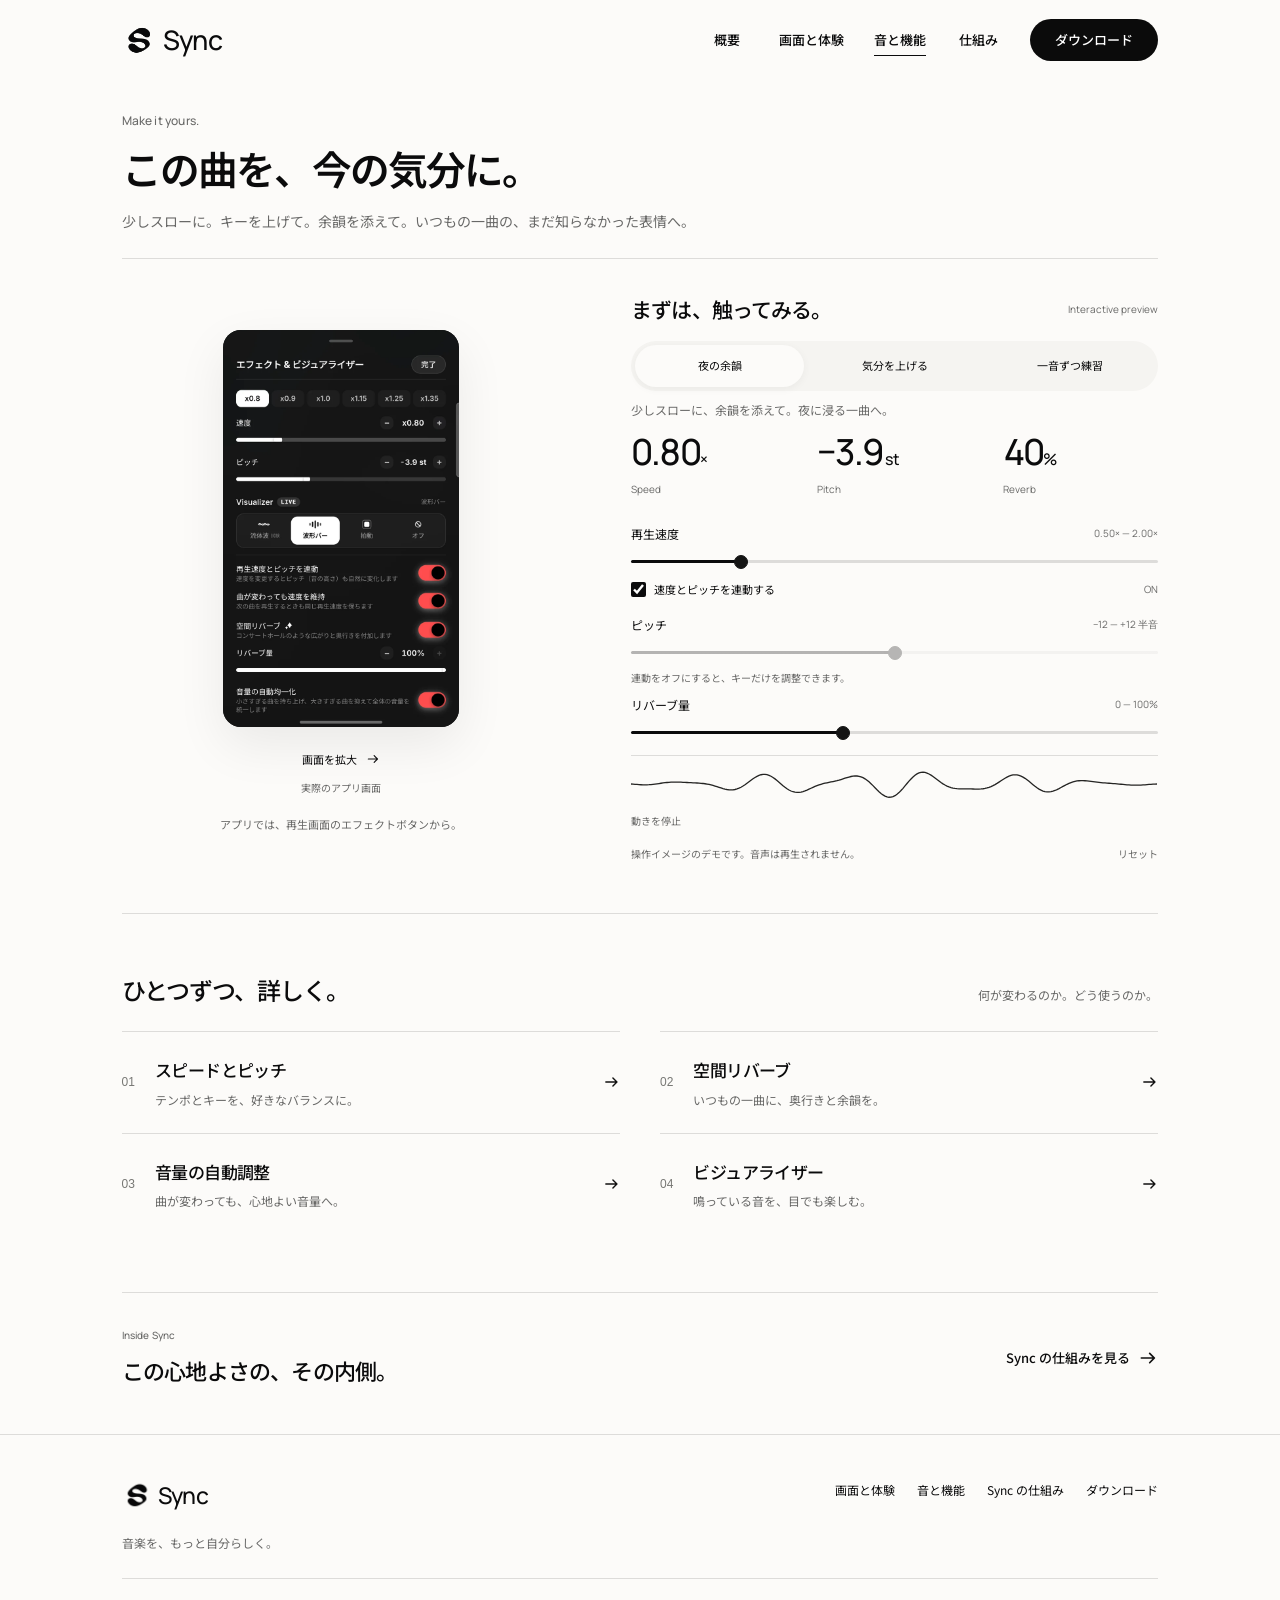
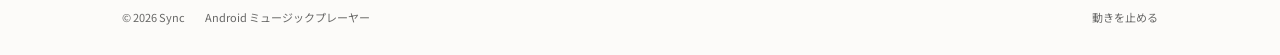
<file: sound.html>
<!doctype html>
<html lang="ja"><head><meta charset="utf-8" /><meta name="viewport" content="width=device-width, initial-scale=1" />
<meta name="theme-color" content="#fcfbf9" /><title>音と機能 — Sync</title><meta name="description" content="スピード、ピッチ、リバーブを画面で試す。夜の一曲にも、練習にも。Sync で音を自分好みに。" />
<meta property="og:title" content="音と機能 — Sync" /><meta property="og:description" content="スピード、ピッチ、リバーブを画面で試す。夜の一曲にも、練習にも。Sync で音を自分好みに。" /><meta property="og:type" content="website" /><meta property="og:locale" content="ja_JP" /><meta property="og:image" content="https://yuuma57475.github.io/sync-site/img/sync-logo.png" />
<link rel="icon" href="img/favicon.png" type="image/png" /><link rel="preconnect" href="https://fonts.googleapis.com" /><link rel="preconnect" href="https://fonts.gstatic.com" crossorigin />
<link href="https://fonts.googleapis.com/css2?family=Manrope:wght@500;600&family=Noto+Sans+JP:wght@400;500;600;700;800&display=swap" rel="stylesheet" />
<link rel="stylesheet" href="official.css" /><link rel="stylesheet" href="experience.css" />
<script src="motion-init.js"></script><script src="site.js" defer></script><link rel="canonical" href="https://yuuma57475.github.io/sync-site/sound.html" />
</head>
<body class="official-page cinematic-page "><a class="skip-link" href="#main">本文へスキップ</a>
<header class="site-header"><div class="site-header-inner">
<a class="site-brand" href="index.html" aria-label="Sync ホーム"><img src="img/sync-mark-black.webp" alt="" width="34" height="34" /><span>Sync</span></a>
<button class="menu-toggle" type="button" aria-expanded="false" aria-controls="site-navigation">メニュー</button>
<nav class="site-navigation" id="site-navigation" aria-label="メインナビゲーション">
<a href="index.html">概要</a><a href="experience.html">画面と体験</a><a href="sound.html">音と機能</a><a href="how-it-works.html">仕組み</a><a class="button button-small" href="download.html">ダウンロード</a>
</nav></div></header><main id="main"><section class="product-page page-width"><div class="page-intro "><p class="section-label enter">Make it yours.</p><h1 class="enter" style="--delay:60ms">この曲を、<br />今の気分に。</h1><p class="intro-description enter" style="--delay:120ms">少しスローに。キーを上げて。余韻を添えて。<br />いつもの一曲の、まだ知らなかった表情へ。</p></div><div class="sound-workbench enter" style="--delay:180ms"><div class="sound-visual"><figure class="app-figure effects-shot"><div class="app-shot"><img src="img/04_fx.webp" width="1080" height="2340" alt="速度・ピッチ・リバーブの調整画面" decoding="async" /></div><button class="image-expand" type="button" data-zoom="img/04_fx.webp" data-zoom-alt="速度・ピッチ・リバーブの調整画面" aria-label="速度・ピッチ・リバーブの調整画面を拡大">画面を拡大 <img src="img/icons/arrow-right.svg" width="20" height="20" alt="" /></button><figcaption>実際のアプリ画面</figcaption></figure><p class="visual-note">アプリでは、再生画面のエフェクトボタンから。</p></div><section class="sound-lab" aria-label="音の設定を画面で試す" data-sound-lab><div class="lab-heading"><h2>まずは、触ってみる。</h2><span>Interactive preview</span></div><div class="mood-presets" role="group" aria-label="聴き方のプリセット"><button type="button" data-mood="night" aria-pressed="true">夜の余韻</button><button type="button" data-mood="energy" aria-pressed="false">気分を上げる</button><button type="button" data-mood="practice" aria-pressed="false">一音ずつ練習</button></div><p class="mood-description" data-mood-description>少しスローに、余韻を添えて。夜に浸る一曲へ。</p>
<div class="sound-readouts"><div><output id="speed-output" for="speed-range">0.80<span>×</span></output><span>Speed</span></div><div><output id="pitch-output" for="pitch-range">−3.9<span> st</span></output><span>Pitch</span></div><div><output id="reverb-output" for="reverb-range">40<span>%</span></output><span>Reverb</span></div></div>
<div class="range-group"><label for="speed-range">再生速度 <span>0.50× — 2.00×</span></label><input type="range" id="speed-range" min="50" max="200" step="5" value="80" /></div>
<label class="link-control"><input type="checkbox" id="pitch-link" checked />速度とピッチを連動する<span class="control-state" data-link-state>ON</span></label>
<div class="range-group"><label for="pitch-range">ピッチ <span>−12 — +12 半音</span></label><input type="range" id="pitch-range" min="-120" max="120" step="1" value="0" disabled /><span class="range-help" data-pitch-hint>連動をオフにすると、キーだけを調整できます。</span></div><div class="range-group"><label for="reverb-range">リバーブ量 <span>0 — 100%</span></label><input type="range" id="reverb-range" min="0" max="100" value="40" /></div><div class="wave-preview"><canvas data-signal="speed" height="100" role="img" aria-label="設定に応じて変化する音の波形イメージ"></canvas><button class="quiet-button signal-toggle" type="button" data-signal-toggle aria-pressed="false">動きを再生</button></div>
<div class="demo-bottom"><p>操作イメージのデモです。音声は再生されません。</p><button type="button" class="quiet-button" data-sound-reset>リセット</button></div></section></div><div class="directory-heading"><h2>ひとつずつ、詳しく。</h2><p>何が変わるのか。どう使うのか。</p></div><nav class="sound-directory" aria-label="機能を詳しく知る"><a href="speed-pitch.html"><span class="feature-number">01</span><div><h3>スピードとピッチ</h3><p>テンポとキーを、好きなバランスに。</p></div><img src="img/icons/arrow-right.svg" width="20" height="20" alt="" /></a><a href="reverb.html"><span class="feature-number">02</span><div><h3>空間リバーブ</h3><p>いつもの一曲に、奥行きと余韻を。</p></div><img src="img/icons/arrow-right.svg" width="20" height="20" alt="" /></a><a href="normalize.html"><span class="feature-number">03</span><div><h3>音量の自動調整</h3><p>曲が変わっても、心地よい音量へ。</p></div><img src="img/icons/arrow-right.svg" width="20" height="20" alt="" /></a><a href="visualizer.html"><span class="feature-number">04</span><div><h3>ビジュアライザー</h3><p>鳴っている音を、目でも楽しむ。</p></div><img src="img/icons/arrow-right.svg" width="20" height="20" alt="" /></a></nav></section><aside class="next-page page-width"><div><span class="section-label">Inside Sync</span><h2>この心地よさの、その内側。</h2></div><a class="text-link" href="how-it-works.html">Sync の仕組みを見る <img src="img/icons/arrow-right.svg" width="20" height="20" alt="" /></a></aside><dialog class="image-dialog" aria-label="アプリ画面の拡大"><form method="dialog"><button class="dialog-close" aria-label="拡大画面を閉じる">閉じる</button></form><img src="img/01_home.webp" alt="" width="1080" height="2340" /></dialog></main><footer class="site-footer"><div class="page-width"><div class="footer-main">
<div><a class="site-brand footer-brand" href="index.html"><img src="img/sync-mark-black.webp" width="30" height="30" alt="" /><span>Sync</span></a><p>音楽を、もっと自分らしく。</p></div>
<div class="footer-links"><a href="experience.html">画面と体験</a><a href="sound.html">音と機能</a><a href="how-it-works.html">Sync の仕組み</a><a href="download.html">ダウンロード</a></div></div>
<div class="footer-bottom"><small>© 2026 Sync</small><span>Android ミュージックプレーヤー</span><button class="motion-toggle" type="button" data-motion-toggle aria-pressed="false">動きを止める</button></div></div></footer></body></html>
</file>
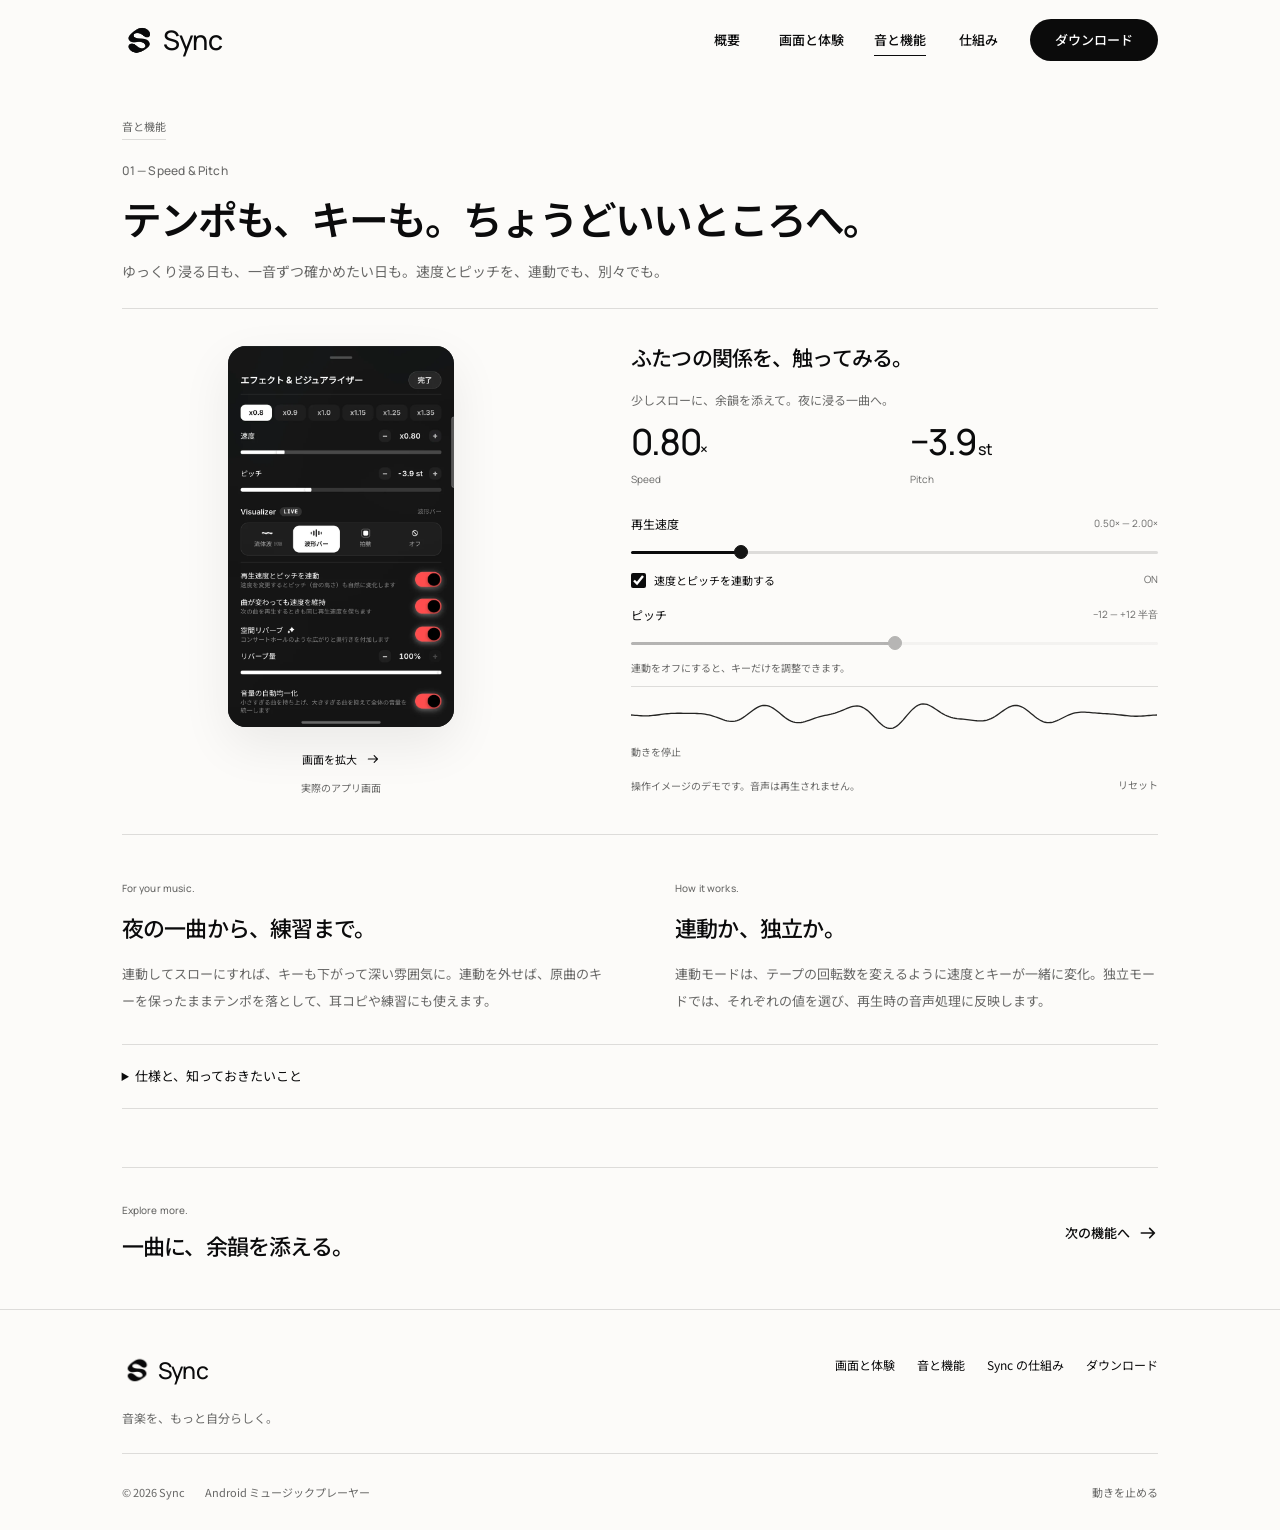
<file: speed-pitch.html>
<!doctype html>
<html lang="ja"><head><meta charset="utf-8" /><meta name="viewport" content="width=device-width, initial-scale=1" />
<meta name="theme-color" content="#fcfbf9" /><title>テンポも、キーも。ちょうどいいところへ。 — Sync</title><meta name="description" content="ゆっくり浸る日も、一音ずつ確かめたい日も。速度とピッチを、連動でも、別々でも。" />
<meta property="og:title" content="テンポも、キーも。ちょうどいいところへ。 — Sync" /><meta property="og:description" content="ゆっくり浸る日も、一音ずつ確かめたい日も。速度とピッチを、連動でも、別々でも。" /><meta property="og:type" content="website" /><meta property="og:locale" content="ja_JP" /><meta property="og:image" content="https://yuuma57475.github.io/sync-site/img/sync-logo.png" />
<link rel="icon" href="img/favicon.png" type="image/png" /><link rel="preconnect" href="https://fonts.googleapis.com" /><link rel="preconnect" href="https://fonts.gstatic.com" crossorigin />
<link href="https://fonts.googleapis.com/css2?family=Manrope:wght@500;600&family=Noto+Sans+JP:wght@400;500;600;700;800&display=swap" rel="stylesheet" />
<link rel="stylesheet" href="official.css" /><link rel="stylesheet" href="experience.css" />
<script src="motion-init.js"></script><script src="site.js" defer></script><link rel="canonical" href="https://yuuma57475.github.io/sync-site/speed-pitch.html" />
</head>
<body class="official-page cinematic-page "><a class="skip-link" href="#main">本文へスキップ</a>
<header class="site-header"><div class="site-header-inner">
<a class="site-brand" href="index.html" aria-label="Sync ホーム"><img src="img/sync-mark-black.webp" alt="" width="34" height="34" /><span>Sync</span></a>
<button class="menu-toggle" type="button" aria-expanded="false" aria-controls="site-navigation">メニュー</button>
<nav class="site-navigation" id="site-navigation" aria-label="メインナビゲーション">
<a href="index.html">概要</a><a href="experience.html">画面と体験</a><a href="sound.html">音と機能</a><a href="how-it-works.html">仕組み</a><a class="button button-small" href="download.html">ダウンロード</a>
</nav></div></header><main id="main"><section class="product-page feature-page page-width"><a class="back-link enter" href="sound.html">音と機能</a><div class="page-intro "><p class="section-label enter">01 — Speed & Pitch</p><h1 class="enter" style="--delay:60ms">テンポも、キーも。<br />ちょうどいいところへ。</h1><p class="intro-description enter" style="--delay:120ms">ゆっくり浸る日も、一音ずつ確かめたい日も。<br />速度とピッチを、連動でも、別々でも。</p></div><div class="feature-workbench enter" style="--delay:180ms"><div class="feature-visual"><figure class="app-figure effects-shot"><div class="app-shot"><img src="img/04_fx.webp" width="1080" height="2340" alt="スピードとピッチを調整する画面" decoding="async" /></div><button class="image-expand" type="button" data-zoom="img/04_fx.webp" data-zoom-alt="スピードとピッチを調整する画面" aria-label="スピードとピッチを調整する画面を拡大">画面を拡大 <img src="img/icons/arrow-right.svg" width="20" height="20" alt="" /></button><figcaption>実際のアプリ画面</figcaption></figure></div><div class="feature-interaction"><section class="sound-lab" data-sound-lab><div class="lab-heading"><h2>ふたつの関係を、触ってみる。</h2></div><p class="mood-description" data-mood-description>少しスローに、余韻を添えて。夜に浸る一曲へ。</p>
<div class="sound-readouts"><div><output id="speed-output" for="speed-range">0.80<span>×</span></output><span>Speed</span></div><div><output id="pitch-output" for="pitch-range">−3.9<span> st</span></output><span>Pitch</span></div></div>
<div class="range-group"><label for="speed-range">再生速度 <span>0.50× — 2.00×</span></label><input type="range" id="speed-range" min="50" max="200" step="5" value="80" /></div>
<label class="link-control"><input type="checkbox" id="pitch-link" checked />速度とピッチを連動する<span class="control-state" data-link-state>ON</span></label>
<div class="range-group"><label for="pitch-range">ピッチ <span>−12 — +12 半音</span></label><input type="range" id="pitch-range" min="-120" max="120" step="1" value="0" disabled /><span class="range-help" data-pitch-hint>連動をオフにすると、キーだけを調整できます。</span></div><div class="wave-preview"><canvas data-signal="speed" height="100" role="img" aria-label="設定に応じて変化する音の波形イメージ"></canvas><button class="quiet-button signal-toggle" type="button" data-signal-toggle aria-pressed="false">動きを再生</button></div>
<div class="demo-bottom"><p>操作イメージのデモです。音声は再生されません。</p><button type="button" class="quiet-button" data-sound-reset>リセット</button></div></section></div></div><div class="feature-explanation"><div><p class="section-label">For your music.</p><h2>夜の一曲から、練習まで。</h2><p>連動してスローにすれば、キーも下がって深い雰囲気に。連動を外せば、原曲のキーを保ったままテンポを落として、耳コピや練習にも使えます。</p></div><div><p class="section-label">How it works.</p><h2>連動か、独立か。</h2><p>連動モードは、テープの回転数を変えるように速度とキーが一緒に変化。独立モードでは、それぞれの値を選び、再生時の音声処理に反映します。</p></div></div><details class="specs"><summary>仕様と、知っておきたいこと</summary><dl><div><dt>再生速度</dt><dd>0.50×〜2.00×。0.05 刻みで調整。</dd></div><div><dt>ピッチ</dt><dd>独立モードで ±12 半音。</dd></div><div><dt>使い分け</dt><dd>連動：速度に合わせてキーも変化。独立：テンポとキーを別々に指定。</dd></div><div><dt>音の変化</dt><dd>大きな変更では、元の音と比べて音色や質感が変化することがあります。</dd></div></dl></details></section><aside class="next-page page-width"><div><span class="section-label">Explore more.</span><h2>一曲に、余韻を添える。</h2></div><a class="text-link" href="reverb.html">次の機能へ <img src="img/icons/arrow-right.svg" width="20" height="20" alt="" /></a></aside><dialog class="image-dialog" aria-label="アプリ画面の拡大"><form method="dialog"><button class="dialog-close" aria-label="拡大画面を閉じる">閉じる</button></form><img src="img/01_home.webp" alt="" width="1080" height="2340" /></dialog></main><footer class="site-footer"><div class="page-width"><div class="footer-main">
<div><a class="site-brand footer-brand" href="index.html"><img src="img/sync-mark-black.webp" width="30" height="30" alt="" /><span>Sync</span></a><p>音楽を、もっと自分らしく。</p></div>
<div class="footer-links"><a href="experience.html">画面と体験</a><a href="sound.html">音と機能</a><a href="how-it-works.html">Sync の仕組み</a><a href="download.html">ダウンロード</a></div></div>
<div class="footer-bottom"><small>© 2026 Sync</small><span>Android ミュージックプレーヤー</span><button class="motion-toggle" type="button" data-motion-toggle aria-pressed="false">動きを止める</button></div></div></footer></body></html>
</file>
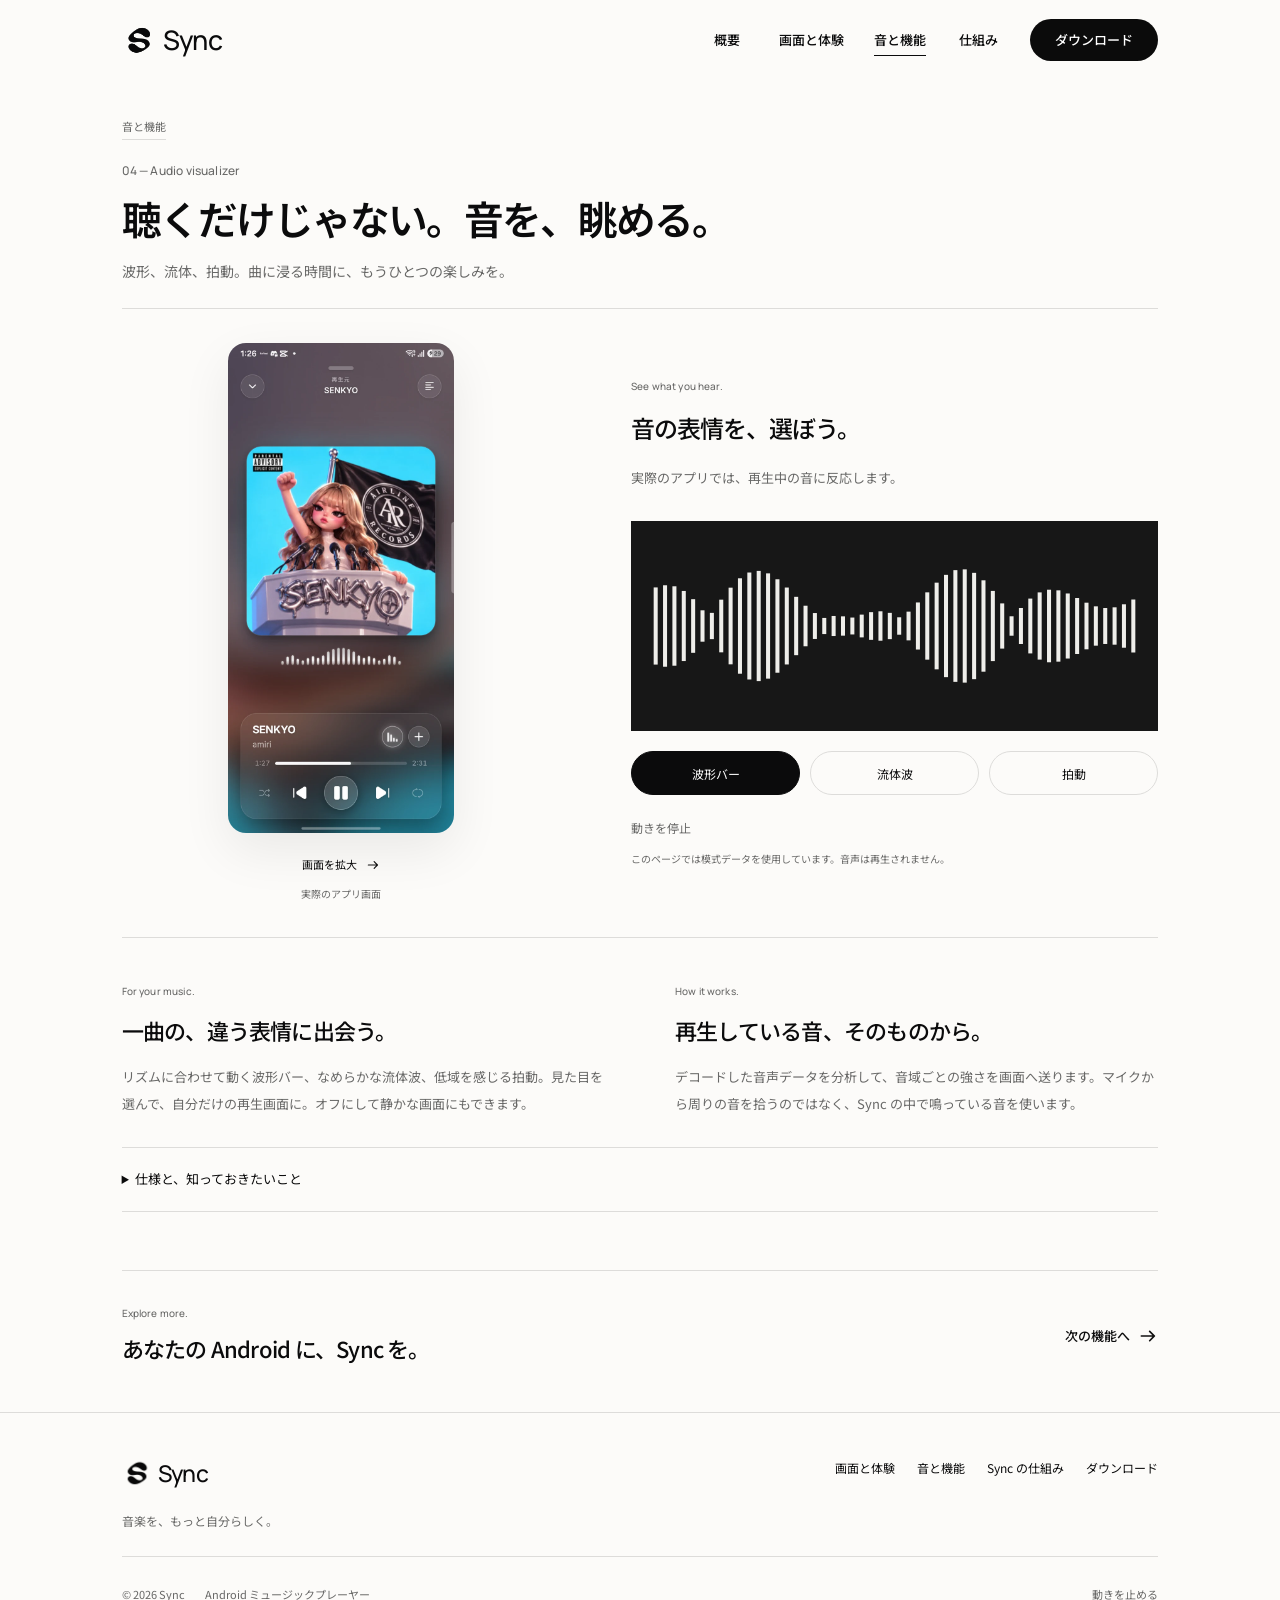
<file: visualizer.html>
<!doctype html>
<html lang="ja"><head><meta charset="utf-8" /><meta name="viewport" content="width=device-width, initial-scale=1" />
<meta name="theme-color" content="#fcfbf9" /><title>聴くだけじゃない。音を、眺める。 — Sync</title><meta name="description" content="波形、流体、拍動。曲に浸る時間に、もうひとつの楽しみを。" />
<meta property="og:title" content="聴くだけじゃない。音を、眺める。 — Sync" /><meta property="og:description" content="波形、流体、拍動。曲に浸る時間に、もうひとつの楽しみを。" /><meta property="og:type" content="website" /><meta property="og:locale" content="ja_JP" /><meta property="og:image" content="https://yuuma57475.github.io/sync-site/img/sync-logo.png" />
<link rel="icon" href="img/favicon.png" type="image/png" /><link rel="preconnect" href="https://fonts.googleapis.com" /><link rel="preconnect" href="https://fonts.gstatic.com" crossorigin />
<link href="https://fonts.googleapis.com/css2?family=Manrope:wght@500;600&family=Noto+Sans+JP:wght@400;500;600;700;800&display=swap" rel="stylesheet" />
<link rel="stylesheet" href="official.css" /><link rel="stylesheet" href="experience.css" />
<script src="motion-init.js"></script><script src="site.js" defer></script><link rel="canonical" href="https://yuuma57475.github.io/sync-site/visualizer.html" />
</head>
<body class="official-page cinematic-page "><a class="skip-link" href="#main">本文へスキップ</a>
<header class="site-header"><div class="site-header-inner">
<a class="site-brand" href="index.html" aria-label="Sync ホーム"><img src="img/sync-mark-black.webp" alt="" width="34" height="34" /><span>Sync</span></a>
<button class="menu-toggle" type="button" aria-expanded="false" aria-controls="site-navigation">メニュー</button>
<nav class="site-navigation" id="site-navigation" aria-label="メインナビゲーション">
<a href="index.html">概要</a><a href="experience.html">画面と体験</a><a href="sound.html">音と機能</a><a href="how-it-works.html">仕組み</a><a class="button button-small" href="download.html">ダウンロード</a>
</nav></div></header><main id="main"><section class="product-page feature-page page-width"><a class="back-link enter" href="sound.html">音と機能</a><div class="page-intro "><p class="section-label enter">04 — Audio visualizer</p><h1 class="enter" style="--delay:60ms">聴くだけじゃない。<br />音を、眺める。</h1><p class="intro-description enter" style="--delay:120ms">波形、流体、拍動。<br />曲に浸る時間に、もうひとつの楽しみを。</p></div><div class="feature-workbench enter" style="--delay:180ms"><div class="feature-visual"><figure class="app-figure "><div class="app-shot"><img src="img/05_player.webp" width="1080" height="2340" alt="アートワークとビジュアライザーのある再生画面" decoding="async" /></div><button class="image-expand" type="button" data-zoom="img/05_player.webp" data-zoom-alt="アートワークとビジュアライザーのある再生画面" aria-label="アートワークとビジュアライザーのある再生画面を拡大">画面を拡大 <img src="img/icons/arrow-right.svg" width="20" height="20" alt="" /></button><figcaption>実際のアプリ画面</figcaption></figure></div><div class="feature-interaction"><section class="visualizer-lab"><p class="section-label">See what you hear.</p><h2>音の表情を、選ぼう。</h2><p>実際のアプリでは、再生中の音に反応します。</p><div class="viz-stage"><canvas data-signal="visualizer" height="210" role="img" aria-label="選択したモードで動くビジュアライザーの模式デモ"></canvas></div><div class="viz-modes" role="group" aria-label="ビジュアライザーのモード"><button type="button" data-viz-mode="bar" aria-pressed="true">波形バー</button><button type="button" data-viz-mode="wave" aria-pressed="false">流体波</button><button type="button" data-viz-mode="pulse" aria-pressed="false">拍動</button></div><button class="quiet-button signal-toggle" type="button" data-signal-toggle aria-pressed="false">動きを再生</button><p class="demo-note">このページでは模式データを使用しています。音声は再生されません。</p></section></div></div><div class="feature-explanation"><div><p class="section-label">For your music.</p><h2>一曲の、違う表情に出会う。</h2><p>リズムに合わせて動く波形バー、なめらかな流体波、低域を感じる拍動。見た目を選んで、自分だけの再生画面に。オフにして静かな画面にもできます。</p></div><div><p class="section-label">How it works.</p><h2>再生している音、そのものから。</h2><p>デコードした音声データを分析して、音域ごとの強さを画面へ送ります。マイクから周りの音を拾うのではなく、Sync の中で鳴っている音を使います。</p></div></div><details class="specs"><summary>仕様と、知っておきたいこと</summary><dl><div><dt>分析</dt><dd>1024 サンプルの FFT から 128 本の帯域データを生成。</dd></div><div><dt>更新</dt><dd>約 20 回／秒。表示モードに合わせて描画します。</dd></div><div><dt>入力</dt><dd>端末内でデコードした PCM。マイクからの録音ではありません。</dd></div><div><dt>モード</dt><dd>流体波・波形バー・拍動・オフ。</dd></div></dl></details></section><aside class="next-page page-width"><div><span class="section-label">Explore more.</span><h2>あなたの Android に、Sync を。</h2></div><a class="text-link" href="download.html">次の機能へ <img src="img/icons/arrow-right.svg" width="20" height="20" alt="" /></a></aside><dialog class="image-dialog" aria-label="アプリ画面の拡大"><form method="dialog"><button class="dialog-close" aria-label="拡大画面を閉じる">閉じる</button></form><img src="img/01_home.webp" alt="" width="1080" height="2340" /></dialog></main><footer class="site-footer"><div class="page-width"><div class="footer-main">
<div><a class="site-brand footer-brand" href="index.html"><img src="img/sync-mark-black.webp" width="30" height="30" alt="" /><span>Sync</span></a><p>音楽を、もっと自分らしく。</p></div>
<div class="footer-links"><a href="experience.html">画面と体験</a><a href="sound.html">音と機能</a><a href="how-it-works.html">Sync の仕組み</a><a href="download.html">ダウンロード</a></div></div>
<div class="footer-bottom"><small>© 2026 Sync</small><span>Android ミュージックプレーヤー</span><button class="motion-toggle" type="button" data-motion-toggle aria-pressed="false">動きを止める</button></div></div></footer></body></html>
</file>
<file: official.css>
:root {
  color-scheme: light;
  --page: #fcfbf9;
  --surface: #f5f4f1;
  --text: #0b0b0c;
  --secondary: #686867;
  --muted-text: #777774;
  --rule: #dddcda;
  --site-font: "Noto Sans JP", -apple-system, BlinkMacSystemFont, "Helvetica Neue", "Hiragino Sans", "Yu Gothic", sans-serif;
  --brand-font: "Manrope", "Helvetica Neue", Arial, sans-serif;
}
*, *::before, *::after { box-sizing: border-box; }
html { scroll-behavior: smooth; scroll-padding-top: 100px; -webkit-text-size-adjust: 100%; }
body { margin: 0; color: var(--text); background: var(--page); font-family: var(--site-font); font-size: 16px; line-height: 1.75; -webkit-font-smoothing: antialiased; }
button, input, select, textarea { font: inherit; }
a { color: inherit; text-decoration: none; text-underline-offset: 5px; }
img { display: block; max-width: 100%; }
figure, h1, h2, h3, p { margin: 0; }
button, a { -webkit-tap-highlight-color: transparent; }
a:focus-visible, button:focus-visible, input:focus-visible, summary:focus-visible { outline: 2px solid #565654; outline-offset: 6px; }
::selection { color: #fff; background: #222; }
.page-width { width: 81%; max-width: 1168px; margin-inline: auto; }
.skip-link { position: fixed; left: 16px; top: -100px; z-index: 100; padding: 10px 16px; background: var(--text); color: #fff; border-radius: 6px; }
.skip-link:focus { top: 12px; }
.site-header { position: sticky; top: 0; z-index: 20; background: var(--page); transition: box-shadow 180ms; }
.site-header.is-scrolled { box-shadow: 0 1px 0 var(--rule); }
.site-header-inner { width: 81%; max-width: 1168px; min-height: 80px; margin-inline: auto; display: flex; align-items: center; justify-content: space-between; gap: 28px; }
.site-brand { display: inline-flex; align-items: center; gap: 7px; min-height: 44px; flex-shrink: 0; font-family: var(--brand-font); font-weight: 500; font-size: clamp(24px, 2.1vw, 28px); letter-spacing: -.025em; line-height: 1; }
.site-brand img { width: 34px; height: auto; flex-shrink: 0; border-radius: 0; }
nav.site-navigation { position: static; display: flex; align-items: center; gap: clamp(22px, 3.4vw, 48px); background: transparent; border: 0; backdrop-filter: none; }
.site-navigation > a { display: inline-flex; align-items: center; justify-content: center; min-width: 44px; min-height: 44px; font-size: 14px; font-weight: 500; white-space: nowrap; }
.site-navigation > a:not(.button):hover { text-decoration: underline; }
.button { display: inline-flex; align-items: center; justify-content: center; gap: 12px; min-height: 56px; padding: 15px 34px; border: 1px solid transparent; border-radius: 999px; color: #fff; background: #0b0b0b; font-size: 16px; font-weight: 600; line-height: 1.4; transition: background 180ms, transform 180ms; }
.button:hover { background: #333332; transform: translateY(-1px); }
.button:active { transform: translateY(0); }
.button.button-small { min-height: 42px; padding: 10px 24px; font-size: 13px; }
.button img { flex-shrink: 0; }
.text-link { display: inline-flex; justify-content: center; align-items: center; gap: 8px; min-height: 44px; font-size: 16px; font-weight: 500; }
.text-link img { transition: transform 180ms; }
.text-link:hover { text-decoration: underline; }
.text-link:hover img { transform: translateX(3px); }
.landing-hero { text-align: center; padding-top: clamp(42px, 5.5vw, 80px); }
.hero-copy { position: relative; z-index: 1; padding-inline: 20px; }
.hero-copy h1 { margin: 0; font-size: clamp(42px, 6.5vw, 92px); line-height: 1.24; letter-spacing: -.055em; font-weight: 800; }
.hero-copy h1 span { display: block; }
.hero-description { margin-top: 15px; font-size: clamp(16px, 2.12vw, 24px); font-weight: 500; letter-spacing: -.025em; line-height: 1.75; }
.hero-download { min-width: 210px; margin-top: 21px; }
.hero-explore { display: flex; width: fit-content; margin: 15px auto 0; }
.platform { display: flex; align-items: center; justify-content: center; gap: 7px; margin-top: 6px; font-family: -apple-system, BlinkMacSystemFont, "Helvetica Neue", Arial, sans-serif; color: var(--muted-text); font-size: 14px; line-height: 24px; }
.platform img { opacity: .8; }
.hero-product { display: flex; justify-content: center; margin: -12px 0 0; padding-bottom: 8px; overflow: hidden; }
.hero-product > img { width: min(59vw, 850px); max-width: none; height: auto; object-fit: contain; }
.experience-section { padding: 64px 0 112px; background: var(--surface); }
.section-intro::before { content: ""; display: block; width: 36px; margin-bottom: 25px; border-top: 2px solid #343432; }
.section-intro h2 { font-size: clamp(32px, 4.6vw, 64px); letter-spacing: -.045em; line-height: 1.3; font-weight: 700; }
.section-intro > p { margin-top: 11px; color: var(--secondary); font-size: clamp(16px, 2.1vw, 24px); letter-spacing: -.025em; }
.mobile-break { display: none; }
.experience-layout { display: grid; grid-template-columns: 1fr 1fr; align-items: center; gap: 80px; margin-top: 100px; }
.section-label { margin-bottom: 22px; font-size: 13px; font-weight: 500; color: var(--secondary); letter-spacing: .015em; }
.experience-copy h3 { font-size: clamp(30px, 3.8vw, 52px); line-height: 1.4; letter-spacing: -.045em; font-weight: 700; }
.experience-copy > p:not(.section-label) { margin-top: 25px; color: var(--secondary); font-size: 15px; line-height: 2.2; }
.experience-copy .text-link { justify-content: flex-start; margin-top: 22px; font-size: 14px; }
.effects-image { max-width: 365px; width: 100%; justify-self: end; aspect-ratio: 1080 / 1760; overflow: hidden; border-radius: 22px; background: #121212; }
.effects-image img { width: 100%; height: auto; margin-top: -53.7%; }
.features-section { padding: 120px 0 130px; }
.features-heading h2 { font-size: clamp(32px, 4.5vw, 62px); line-height: 1.45; letter-spacing: -.045em; font-weight: 700; }
.features-heading .section-label { margin-bottom: 25px; }
.feature-list { margin-top: 65px; border-top: 1px solid var(--rule); }
.feature-row { display: grid; grid-template-columns: 36px 1fr 1.25fr 24px; align-items: center; gap: 24px; padding: 31px 0; border-bottom: 1px solid var(--rule); }
.feature-number { color: var(--muted-text); font-family: -apple-system, BlinkMacSystemFont, Arial, sans-serif; font-size: 12px; font-variant-numeric: tabular-nums; }
.feature-row h3 { font-size: 19px; font-weight: 600; letter-spacing: -.035em; }
.feature-row p { font-size: 14px; color: var(--secondary); }
.feature-row > img { opacity: .7; transition: transform 180ms; }
.feature-row:hover > img { transform: translate(3px, -3px); opacity: 1; }
.feature-row:hover h3 { text-decoration: underline; text-underline-offset: 6px; }
.closing-section { padding: 110px 0 116px; background: var(--surface); text-align: center; }
.closing-icon { margin-inline: auto; width: 58px; height: 58px; }
.closing-inner h2 { margin-top: 30px; font-size: clamp(32px, 4.5vw, 62px); line-height: 1.4; font-weight: 700; letter-spacing: -.045em; }
.closing-inner > p { margin-top: 18px; color: var(--secondary); font-size: 17px; }
.closing-inner > .button { margin-top: 34px; }
.closing-note { display: block; margin-top: 20px; color: var(--secondary); font-size: 12px; }
footer.site-footer { margin-top: 0; padding: 55px 0 0; border: 0; background: var(--page); }
.footer-main { display: flex; justify-content: space-between; gap: 30px; padding-bottom: 45px; }
.footer-brand { font-size: 23px; gap: 6px; }
.footer-brand img { width: 30px; }
.footer-main p { margin-top: 15px; font-size: 12px; color: var(--secondary); }
.footer-links { display: flex; align-items: flex-start; flex-wrap: wrap; gap: 30px; padding-top: 6px; font-size: 13px; }
.footer-links a { min-height: 44px; }
.footer-links a:hover, .footer-bottom a:hover { text-decoration: underline; }
.footer-bottom { display: flex; align-items: center; flex-wrap: wrap; gap: 20px; min-height: 75px; padding-block: 20px; border-top: 1px solid var(--rule); font-size: 11px; color: var(--secondary); }
.footer-bottom small { font-size: inherit; }
.footer-bottom a { margin-left: auto; padding-block: 4px; }
.download-main { padding: 90px 0 110px; }
.download-intro { max-width: 760px; margin-inline: auto; text-align: center; }
.download-intro .section-label { margin-bottom: 20px; }
.download-intro h1 { font-size: clamp(38px, 5.6vw, 74px); line-height: 1.4; font-weight: 700; letter-spacing: -.05em; }
.download-intro > p:not(.section-label) { max-width: 490px; margin: 25px auto 0; color: var(--secondary); line-height: 2; }
.download-block { display: grid; grid-template-columns: 1fr 1fr; align-items: center; gap: 70px; padding: 60px 0; margin-top: 75px; border-top: 1px solid var(--rule); border-bottom: 1px solid var(--rule); }
.download-app { display: flex; align-items: center; gap: 22px; }
.download-app > img { width: 64px; height: 64px; }
.download-app h2 { font-size: 28px; line-height: 1.4; font-weight: 600; letter-spacing: -.035em; }
.download-app p { margin-top: 6px; font-size: 13px; color: var(--secondary); }
.download-action { justify-self: end; text-align: center; }
.download-action small { display: block; margin-top: 10px; color: var(--secondary); font-size: 12px; }
.download-feedback { min-height: 24px; font-size: 13px; color: var(--secondary); margin-top: 10px; }
.setup-section { padding-top: 90px; }
.setup-section > h2, .integrity-section h2 { font-size: clamp(26px, 3vw, 40px); line-height: 1.5; letter-spacing: -.04em; font-weight: 600; }
.setup-intro { margin-top: 16px; color: var(--secondary); font-size: 14px; }
.setup-list { list-style: none; counter-reset: setup; margin: 40px 0 0; padding: 0; }
.setup-list li { counter-increment: setup; display: grid; grid-template-columns: 50px 1fr; column-gap: 20px; padding: 28px 0; border-top: 1px solid var(--rule); }
.setup-list li::before { content: "0" counter(setup); grid-row: span 2; padding-top: 4px; color: var(--muted-text); font-size: 12px; font-variant-numeric: tabular-nums; }
.setup-list h3 { font-size: 18px; font-weight: 600; }
.setup-list p { margin-top: 8px; max-width: 650px; color: var(--secondary); font-size: 14px; }
.integrity-section { padding: 50px 0 0; }
.integrity-section h2 { font-size: 23px; }
.integrity-section > p { margin-top: 12px; font-size: 13px; color: var(--secondary); }
.hash-wrap { display: flex; align-items: center; gap: 20px; margin-top: 20px; padding: 20px 0; border-block: 1px solid var(--rule); }
.hash-wrap code { min-width: 0; font-size: 12px; color: var(--secondary); overflow-wrap: anywhere; line-height: 1.9; }
.copy-button { display: inline-flex; align-items: center; justify-content: center; flex-shrink: 0; width: 44px; height: 44px; padding: 10px; border: 1px solid var(--rule); border-radius: 50%; background: transparent; cursor: pointer; }
.copy-button:hover { background: var(--surface); }
.copy-status { min-height: 24px; }
.download-faq { padding-top: 70px; }
.download-faq h2 { margin-bottom: 24px; font-size: 25px; font-weight: 600; letter-spacing: -.04em; }
.download-faq details { border-top: 1px solid var(--rule); padding: 18px 0; }
.download-faq details:last-child { border-bottom: 1px solid var(--rule); }
.download-faq summary { cursor: pointer; font-size: 15px; font-weight: 500; }
.download-faq details p { margin-top: 15px; max-width: 670px; color: var(--secondary); font-size: 14px; }
.detail-page .site-footer { margin-top: 80px; }
.detail-page input[type="range"]:focus-visible { outline: 2px solid #666; outline-offset: 8px; }
.detail-page input[type="range"] { min-height: 5px; }
.detail-page .demo { background: var(--surface); box-shadow: none; }
.detail-page .cards { gap: 24px; }
@media (min-width: 1200px) {
  .site-header-inner { min-height: 80px; }
}
@media (min-width: 601px) {
  .landing-hero { padding-top: 28px; }
  .hero-copy h1 { font-size: clamp(46px, 4.5vw, 64px); line-height: 1.2; font-weight: 700; letter-spacing: -.045em; }
  .hero-description { margin-top: 16px; font-size: 18px; }
  .hero-actions { display: flex; align-items: center; justify-content: center; gap: 24px; margin-top: 24px; }
  .hero-download { min-width: 210px; min-height: 50px; margin: 0; padding: 13px 28px; font-size: 15px; }
  .hero-explore { display: inline-flex; margin: 0; font-size: 15px; }
  .platform { margin-top: 12px; font-size: 12px; line-height: 20px; }
  .platform img { width: 17px; height: 17px; }
  .hero-product { margin-top: 0; padding-bottom: 12px; }
  .hero-product > img { width: auto; height: clamp(340px, calc(100svh - 382px), 640px); }
  .section-intro h2 { font-size: clamp(32px, 4vw, 52px); }
  .section-intro > p { font-size: 18px; }
}
@media (min-width: 601px) and (max-height: 800px) {
  .landing-hero { padding-top: 20px; }
  .hero-copy h1 { font-size: clamp(44px, 4vw, 54px); }
  .hero-description { margin-top: 12px; font-size: 17px; }
  .hero-actions { margin-top: 18px; }
  .hero-download { min-height: 48px; }
  .platform { margin-top: 8px; }
}
@media (max-width: 900px) {
  .experience-layout { gap: 40px; margin-top: 70px; }
  .experience-copy > p:not(.section-label) { font-size: 14px; }
  .experience-copy > p br { display: none; }
  .feature-row { grid-template-columns: 26px 1fr 1.1fr 20px; gap: 15px; }
  .feature-row h3 { font-size: 17px; }
  .feature-row p { font-size: 13px; }
  .download-block { gap: 30px; }
}
@media (max-width: 600px) {
  html { scroll-padding-top: 84px; }
  .page-width, .site-header-inner { width: auto; margin-inline: 24px; }
  .site-header-inner { min-height: 72px; gap: 12px; }
  .site-brand { gap: 6px; font-size: 24px; }
  .site-brand img { width: 32px; }
  nav.site-navigation { gap: 19px; }
  .site-navigation > a { font-size: 12px; }
  .site-navigation .nav-experience { display: none; }
  .button.button-small { min-height: 44px; padding: 10px 16px; font-size: 11px; }
  .landing-hero { padding-top: 48px; }
  .hero-copy { padding-inline: 16px; }
  .hero-copy h1 { font-size: clamp(30px, 8.8vw, 50px); line-height: 1.4; letter-spacing: -.06em; }
  .hero-description { margin-top: 20px; font-size: clamp(13px, 3.8vw, 18px); letter-spacing: -.035em; }
  .hero-download { min-width: 180px; min-height: 52px; margin-top: 25px; font-size: 14px; }
  .hero-explore { margin-top: 10px; font-size: 14px; }
  .platform { font-size: 12px; margin-top: 3px; }
  .platform img { width: 17px; height: 17px; }
  .hero-product { margin-top: 6px; }
  .hero-product > img { width: min(128vw, 640px); flex-shrink: 0; }
  .experience-section { padding: 54px 0 65px; }
  .section-intro::before { width: 28px; margin-bottom: 24px; }
  .section-intro h2 { font-size: clamp(26px, 7.3vw, 39px); line-height: 1.4; }
  .section-intro > p { margin-top: 14px; font-size: 15px; line-height: 1.9; }
  .mobile-break { display: block; }
  .experience-layout { grid-template-columns: 1fr; gap: 36px; margin-top: 60px; }
  .section-label { font-size: 12px; margin-bottom: 18px; }
  .experience-copy h3 { font-size: 32px; line-height: 1.45; }
  .experience-copy > p:not(.section-label) { margin-top: 20px; max-width: 380px; font-size: 14px; }
  .experience-copy .text-link { margin-top: 16px; }
  .effects-image { justify-self: center; max-width: 350px; }
  .features-section { padding: 70px 0 75px; }
  .features-heading h2 { font-size: 32px; }
  .feature-list { margin-top: 38px; }
  .feature-row { grid-template-columns: 23px 1fr 20px; column-gap: 13px; row-gap: 8px; padding: 25px 0; }
  .feature-row h3 { font-size: 17px; }
  .feature-row p { grid-column: 2; grid-row: 2; font-size: 12px; line-height: 1.9; }
  .feature-row > img { grid-column: 3; grid-row: 1 / span 2; width: 20px; height: 20px; }
  .closing-section { padding: 70px 0 74px; }
  .closing-icon { width: 50px; height: 50px; }
  .closing-inner h2 { margin-top: 25px; font-size: 32px; }
  .closing-inner > p { font-size: 15px; }
  .closing-inner > .button { margin-top: 28px; min-height: 52px; padding: 14px 25px; font-size: 14px; }
  .closing-note { font-size: 10px; }
  footer.site-footer { padding-top: 40px; }
  .footer-main { flex-direction: column; gap: 25px; padding-bottom: 23px; }
  .footer-links { gap: 26px; font-size: 12px; }
  .footer-bottom { column-gap: 15px; row-gap: 5px; font-size: 10px; padding-block: 20px; }
  .footer-bottom a { margin-left: 0; flex-basis: 100%; min-height: 36px; display: flex; align-items: center; }
  .download-main { padding: 55px 0 70px; }
  .download-intro h1 { font-size: 36px; line-height: 1.5; }
  .download-intro > p:not(.section-label) { font-size: 14px; }
  .download-block { grid-template-columns: 1fr; gap: 30px; padding: 35px 0; margin-top: 50px; }
  .download-app { gap: 18px; }
  .download-app > img { width: 54px; height: 54px; }
  .download-app h2 { font-size: 25px; }
  .download-app p { font-size: 11px; }
  .download-action { justify-self: stretch; }
  .download-action .button { width: 100%; font-size: 14px; }
  .setup-section { padding-top: 55px; }
  .setup-list { margin-top: 28px; }
  .setup-list li { grid-template-columns: 30px 1fr; column-gap: 14px; }
  .setup-list h3 { font-size: 16px; }
  .setup-list p { font-size: 13px; }
  .hash-wrap { gap: 12px; }
  .hash-wrap code { font-size: 10px; }
  .download-faq summary { font-size: 14px; }
  .detail-page .cards[style] { grid-template-columns: 1fr !important; }
  .detail-page .demo { padding: 30px 20px; }
  .detail-page .demo .read { gap: 26px; }
  .detail-page .ctl { grid-template-columns: 1fr; }
  .detail-page .hero h1, .detail-page h1 { overflow-wrap: anywhere; }
}
@media (max-width: 359px) {
  .page-width, .site-header-inner { margin-inline: 18px; }
  nav.site-navigation { gap: 13px; }
  .site-brand { font-size: 23px; }
  .site-brand img { width: 29px; }
  .section-intro h2 { font-size: 25px; }
  .features-heading h2, .closing-inner h2 { font-size: 28px; }
}
@media (prefers-reduced-motion: reduce) {
  html { scroll-behavior: auto; }
  *, *::before, *::after { transition: none !important; animation: none !important; }
}
</file>
<file: experience.css>
/* The accepted quiet, warm-white Sync identity, expanded into separate pages. */
:root { --ease-out: cubic-bezier(.2,.7,.15,1); }
html { scroll-behavior: auto; }
[hidden] { display: none !important; }
button { color: inherit; }
button:not(:disabled) { cursor: pointer; }
button:disabled { cursor: not-allowed; }
output { font-variant-numeric: tabular-nums; }
.cinematic-page .site-header { background: rgba(252,251,249,.94); backdrop-filter: blur(18px); }
.cinematic-page .site-header-inner { min-height: 80px; }
.cinematic-page nav.site-navigation { gap: 30px; }
.cinematic-page .site-navigation > a:not(.button) { position: relative; font-size: 13px; }
.cinematic-page .site-navigation > a:not(.button)::after { content: ""; position: absolute; bottom: 6px; left: 0; right: 0; height: 1px; background: currentColor; transform: scaleX(0); transform-origin: left; transition: transform 260ms var(--ease-out); }
.cinematic-page .site-navigation > a:not(.button):hover { text-decoration: none; }
.cinematic-page .site-navigation > a:hover::after,
.cinematic-page .site-navigation > a[aria-current="page"]::after { transform: scaleX(1); }
.menu-toggle { display: none; }
.motion-toggle { margin-left: auto; min-height: 36px; padding: 6px 0 6px 12px; border: 0; background: none; color: var(--secondary); font-size: 11px; }
.motion-toggle:hover { text-decoration: underline; }
.enter { animation: enter-view 800ms var(--ease-out) both; animation-delay: var(--delay,0ms); }
@keyframes enter-view { from { opacity: 0; transform: translateY(20px); } to { opacity: 1; transform: translateY(0); } }
@keyframes panel-in { from { opacity: 0; transform: translateY(10px); } to { opacity: 1; transform: translateY(0); } }
@keyframes image-in { from { opacity: .5; transform: translateY(12px) scale(.98); } to { opacity: 1; transform: translateY(0) scale(1); } }
@view-transition { navigation: auto; }
::view-transition-old(root) { animation: 180ms ease-out both page-out; }
::view-transition-new(root) { animation: 380ms var(--ease-out) both page-in; }
@keyframes page-out { to { opacity: 0; transform: translateY(-6px); } }
@keyframes page-in { from { opacity: 0; transform: translateY(10px); } }
.motion-paused *, .motion-paused *::before, .motion-paused *::after { animation: none !important; transition: none !important; scroll-behavior: auto !important; }
.motion-paused::view-transition-old(root), .motion-paused::view-transition-new(root) { animation: none !important; }
.home-page .landing-hero { overflow: hidden; }
.home-page .hero-product img { transition: transform 800ms var(--ease-out); }
@media (hover:hover) { .home-page .hero-product:hover img { transform: translateY(-7px); } }
.home-explore { padding-block: 64px 90px; border-top: 1px solid var(--rule); }
.explore-heading { display: grid; grid-template-columns: 1fr 1fr; gap: 12px 40px; margin-bottom: 38px; }
.explore-heading .section-label { grid-column: 1/-1; margin-bottom: 0; font-family: var(--brand-font); }
.explore-heading h2 { font-size: clamp(26px,3vw,36px); letter-spacing: -.04em; font-weight: 600; line-height: 1.5; }
.explore-heading > p:last-child { color: var(--secondary); font-size: 14px; line-height: 2; justify-self: end; }
.explore-grid { display: grid; grid-template-columns: repeat(3,minmax(0,1fr)); gap: 28px; }
.explore-item { display: block; min-width: 0; }
.explore-photo { width: 100%; height: 225px; overflow: hidden; background: #f0efec; margin-bottom: 25px; }
.explore-photo img { width: 100%; height: auto; transition: transform 850ms var(--ease-out); }
.photo-home img { margin-top: -7%; }
.photo-effects img { margin-top: -55%; }
.photo-player img { margin-top: -15%; }
.explore-item:hover .explore-photo img { transform: scale(1.04); }
.explore-item .section-label { font-family: var(--brand-font); font-size: 10px; margin-bottom: 10px; display: block; }
.explore-title { display: flex; gap: 10px; align-items: center; justify-content: space-between; }
.explore-title h3 { font-size: 17px; font-weight: 600; letter-spacing: -.035em; line-height: 1.7; }
.explore-title img { flex-shrink: 0; width: 18px; transition: transform 250ms var(--ease-out); }
.explore-item:hover .explore-title img { transform: translateX(4px); }
.explore-item > p { margin-top: 8px; font-size: 12px; color: var(--secondary); }
.product-page { padding-top: 42px; padding-bottom: 40px; }
.page-intro { margin-bottom: 36px; }
.page-intro .section-label { margin-bottom: 12px; font-family: var(--brand-font); font-size: 12px; letter-spacing: .015em; }
.page-intro h1 { font-size: clamp(36px,4.1vw,54px); letter-spacing: -.05em; line-height: 1.35; font-weight: 600; }
.intro-description { margin-top: 18px; color: var(--secondary); font-size: 15px; line-height: 1.9; }
.tour-tabs { display: flex; gap: 30px; border-bottom: 1px solid var(--rule); }
.tour-tabs > button { position: relative; min-height: 54px; border: 0; padding: 0 4px 16px; background: none; font-size: 14px; color: var(--secondary); font-weight: 500; }
.tour-tabs > button::after { content: ""; position: absolute; height: 2px; bottom: -1px; inset-inline: 0; background: var(--text); transform: scaleX(0); transition: transform 300ms var(--ease-out); }
.tour-tabs > button[aria-selected="true"] { color: var(--text); }
.tour-tabs > button[aria-selected="true"]::after { transform: scaleX(1); }
.tour-panel { display: grid; grid-template-columns: 1.1fr 1fr; align-items: center; gap: 65px; padding: 30px 0 14px; min-height: 560px; }
.tour-copy { max-width: 470px; padding-block: 10px; animation: panel-in 450ms var(--ease-out) both; }
.chapter-index { display: block; font-family: var(--brand-font); font-size: 10px; color: var(--secondary); margin-bottom: 14px; letter-spacing: .08em; }
.tour-copy h2, .process-copy h2 { font-size: clamp(26px,3vw,40px); font-weight: 600; line-height: 1.45; letter-spacing: -.045em; }
.tour-copy > p, .process-copy > p:not(.section-label) { margin-top: 18px; font-size: 14px; line-height: 2; color: var(--secondary); max-width: 440px; }
.point-tabs { display: flex; flex-wrap: wrap; gap: 4px 18px; margin-top: 28px; }
.point-button { border: 0; background: none; text-align: left; padding: 8px 0; font-size: 12px; min-height: 44px; color: var(--secondary); transition: color 200ms; }
.point-button > span { font-family: var(--brand-font); margin-right: 6px; font-size: 10px; }
.point-button[aria-pressed="true"] { color: var(--text); box-shadow: inset 0 -1px var(--text); }
.point-descriptions { margin-top: 14px; min-height: 100px; }
.point-descriptions p { font-size: 13px; color: var(--secondary); line-height: 2; animation: panel-in 400ms var(--ease-out) both; }
.tour-controls { display: flex; justify-content: space-between; gap: 16px; margin-top: 22px; padding-top: 12px; border-top: 1px solid var(--rule); }
.quiet-button { display: inline-flex; align-items: center; gap: 8px; min-height: 44px; padding: 6px 0; border: 0; border-radius: 0; background: none; color: var(--secondary); font-size: 12px; white-space: nowrap; }
.quiet-button:hover { color: var(--text); }
.quiet-button img { width: 17px; height: 17px; }
.tour-image { text-align: center; min-width: 0; }
.annotated-screen { position: relative; width: min(100%,242px); margin-inline: auto; animation: image-in 550ms var(--ease-out) both; }
.annotated-screen > img { width: 100%; height: auto; border-radius: 19px; box-shadow: 0 18px 50px #00000013; }
.screen-point { position: absolute; z-index: 1; width: 34px; height: 34px; padding: 0; display: grid; place-items: center; transform: translate(-50%,-50%); background: var(--page); color: var(--text); border: 1px solid #fff; border-radius: 50%; font-family: var(--brand-font); font-size: 10px; font-weight: 600; box-shadow: 0 0 0 5px #fcfbf93b,0 3px 15px #0003; transition: background 250ms, color 250ms, box-shadow 250ms; }
.screen-point.is-active { background: #181818; color: #fff; box-shadow: 0 0 0 6px #fcfbf95e,0 3px 15px #0003; }
.screen-point:hover { box-shadow: 0 0 0 8px #fcfbf960,0 3px 15px #0003; }
.image-expand { display: inline-flex; align-items: center; justify-content: center; gap: 9px; min-height: 40px; margin-top: 12px; border: 0; padding: 4px 8px; color: var(--text); background: none; font-size: 11px; }
.image-expand img { width: 14px; height: 14px; }
.tour-image figcaption, .app-figure figcaption { font-size: 10px; color: var(--secondary); line-height: 1.8; }
.next-page { padding-block: 34px 45px; margin-top: 18px; border-top: 1px solid var(--rule); display: flex; align-items: center; justify-content: space-between; gap: 30px; }
.next-page .section-label { display: block; margin-bottom: 6px; font-family: var(--brand-font); font-size: 10px; }
.next-page h2 { font-weight: 500; font-size: 22px; letter-spacing: -.035em; }
.next-page .text-link { font-size: 13px; flex-shrink: 0; }
.cinematic-page .site-footer { border-top: 1px solid var(--rule); padding-top: 38px; }
.cinematic-page .footer-main { padding-bottom: 25px; }
.cinematic-page .footer-links { gap: 22px; font-size: 12px; }
.cinematic-page .footer-bottom { min-height: 62px; }
.image-dialog { position: fixed; padding: 56px 24px 24px; width: min(580px,95vw); max-height: 95svh; border: 1px solid #ffffff25; background: #181818; color: #fff; border-radius: 12px; overscroll-behavior: contain; }
.image-dialog::backdrop { background: #000b; backdrop-filter: blur(10px); }
.image-dialog[open] { animation: panel-in 300ms var(--ease-out); }
.image-dialog form { position: sticky; top: -40px; z-index: 2; display: flex; justify-content: flex-end; height: 0; }
.dialog-close { transform: translateY(-44px); min-width: 70px; min-height: 38px; padding: 7px 12px; border: 1px solid #ffffff35; background: #181818; color: #fff; border-radius: 30px; font-size: 12px; }
.image-dialog > img { width: 100%; height: auto; }
.sound-workbench { display: grid; grid-template-columns: 1fr 1.2fr; align-items: center; gap: 70px; padding: 36px 0 44px; border-block: 1px solid var(--rule); }
.sound-visual { text-align: center; }
.app-figure { text-align: center; }
.app-shot { width: 236px; max-width: 100%; margin-inline: auto; border-radius: 18px; overflow: hidden; box-shadow: 0 18px 50px #00000013; }
.app-shot { opacity: 1; transition: opacity 320ms var(--ease-out); }
.app-shot.image-loading { opacity: 0; }
.app-shot img { width: 100%; height: auto; }
.effects-shot .app-shot { aspect-ratio: 1080/1820; background: #151515; }
.effects-shot .app-shot img { margin-top: -48.15%; }
.visual-note { margin-top: 18px; font-size: 11px; color: var(--secondary); }
.sound-lab { min-width: 0; }
.lab-heading { display: flex; justify-content: space-between; align-items: center; gap: 10px; margin-bottom: 24px; }
.lab-heading h2 { font-size: 21px; font-weight: 500; letter-spacing: -.04em; }
.lab-heading > span { font-family: var(--brand-font); font-size: 10px; color: var(--secondary); }
.mood-presets { display: flex; align-items: stretch; gap: 6px; padding: 4px; border-radius: 28px; background: var(--surface); }
.mood-presets > button { flex: 1; padding: 10px 6px; min-height: 42px; border: 0; border-radius: 24px; font-size: 11px; background: none; transition: background 250ms,box-shadow 250ms; }
.mood-presets > button[aria-pressed="true"] { background: var(--page); box-shadow: 0 2px 8px #0000000c; }
.mood-description { min-height: 40px; margin-top: 12px; color: var(--secondary); font-size: 12px; }
.sound-readouts { display: flex; gap: 30px; padding-block: 5px 20px; }
.sound-readouts > div { flex: 1; min-width: 0; }
.sound-readouts output, .reverb-readout output { display: block; font-family: var(--brand-font); font-size: clamp(28px,3vw,40px); font-weight: 500; line-height: 1.4; letter-spacing: -.05em; }
.sound-readouts output span, .reverb-readout output span { font-size: 16px; letter-spacing: -.01em; }
.sound-readouts div > span, .reverb-readout > span { font-family: var(--brand-font); font-size: 10px; color: var(--secondary); }
.range-group { margin-top: 12px; }
.range-group label { display: flex; justify-content: space-between; align-items: center; gap: 12px; font-size: 12px; }
.range-group label > span { font-family: var(--brand-font); color: var(--secondary); font-size: 10px; }
input[type="range"] { --fill: 20%; -webkit-appearance: none; appearance: none; width: 100%; height: 28px; margin: 7px 0 0; background: none; accent-color: var(--text); cursor: pointer; }
input[type="range"]::-webkit-slider-runnable-track { height: 3px; border-radius: 3px; background: linear-gradient(to right, var(--text) var(--fill),var(--rule) var(--fill)); }
input[type="range"]::-webkit-slider-thumb { appearance: none; width: 14px; height: 14px; border-radius: 50%; border: 1px solid #141414; background: #141414; margin-top: -5.5px; transition: box-shadow 180ms; }
input[type="range"]:hover::-webkit-slider-thumb { box-shadow: 0 0 0 5px #0b0b0b12; }
input[type="range"]::-moz-range-track { height: 3px; border-radius: 3px; background: var(--rule); }
input[type="range"]::-moz-range-progress { height: 3px; background: var(--text); }
input[type="range"]::-moz-range-thumb { width: 14px; height: 14px; border: 0; border-radius: 50%; background: #141414; }
input[type="range"]:disabled { opacity: .3; cursor: not-allowed; }
.range-help { display: block; color: var(--secondary); font-size: 10px; line-height: 1.7; }
.cinematic-page input[type="range"]:focus-visible { outline-offset: 2px; border-radius: 3px; }
.range-group .range-help { margin-top: 4px; }
.link-control { display: flex; align-items: center; gap: 8px; min-height: 40px; font-size: 11px; cursor: pointer; }
.link-control input { width: 15px; height: 15px; margin: 0; accent-color: var(--text); }
.control-state { margin-left: auto; font-family: var(--brand-font); font-size: 10px; color: var(--secondary); }
.wave-preview { position: relative; margin-top: 16px; padding: 12px 0 0; border-top: 1px solid var(--rule); }
.wave-preview canvas { display: block; width: 100%; height: 60px; }
.wave-preview .signal-toggle { min-height: 32px; font-size: 10px; }
.demo-bottom { display: flex; align-items: center; justify-content: space-between; gap: 15px; margin-top: 4px; }
.demo-bottom > p, .demo-note { font-size: 10px; color: var(--secondary); line-height: 1.9; }
.demo-bottom .quiet-button { font-size: 10px; }
.directory-heading { display: flex; align-items: baseline; justify-content: space-between; gap: 20px; margin-top: 55px; }
.directory-heading h2 { font-size: 24px; font-weight: 500; letter-spacing: -.04em; }
.directory-heading p { color: var(--secondary); font-size: 12px; }
.sound-directory { display: grid; grid-template-columns: 1fr 1fr; gap: 0 40px; margin-top: 20px; }
.sound-directory > a { min-width: 0; display: flex; align-items: center; gap: 20px; border-top: 1px solid var(--rule); padding-block: 23px; }
.sound-directory h3 { font-size: 17px; font-weight: 500; letter-spacing: -.035em; }
.sound-directory p { margin-top: 4px; font-size: 12px; color: var(--secondary); }
.sound-directory > a > img { width: 17px; margin-left: auto; transition: transform 250ms var(--ease-out); }
.sound-directory > a:hover > img { transform: translateX(4px); }
.mechanism { border-top: 1px solid var(--rule); }
.process-tabs { display: grid; grid-template-columns: repeat(4,1fr); gap: 24px; padding-top: 8px; }
.process-tabs > button { position: relative; display: flex; align-items: center; gap: 12px; padding: 18px 0; border: 0; background: none; font-size: 13px; text-align: left; color: var(--secondary); }
.process-tabs > button > span { font-family: var(--brand-font); font-size: 10px; }
.process-tabs > button::after { content: ""; height: 2px; position: absolute; bottom: 0; left: 0; right: 0; background: var(--rule); transition: background 350ms; }
.process-tabs > button[aria-selected="true"] { color: var(--text); }
.process-tabs > button[aria-selected="true"]::after { background: var(--text); }
.process-panel { display: grid; grid-template-columns: 1.2fr 1fr; gap: 70px; align-items: center; min-height: 480px; padding: 30px 0; }
.process-copy { animation: panel-in 450ms var(--ease-out); max-width: 490px; }
.process-copy .section-label { font-size: 10px; margin-bottom: 16px; font-family: var(--brand-font); }
.technical-detail { margin-top: 25px; border-top: 1px solid var(--rule); padding-top: 16px; }
.technical-detail summary { cursor: pointer; font-size: 12px; }
.technical-detail p { font-size: 12px; color: var(--secondary); line-height: 2; margin-top: 12px; }
.process-visual { animation: image-in 500ms var(--ease-out); text-align: center; }
.process-visual .app-shot { width: 185px; }
.process-visual .effects-shot .app-shot { width: 210px; }
.process-caption { font-family: var(--brand-font); color: var(--secondary); letter-spacing: .06em; font-size: 9px; margin-top: 18px; }
.inside-notes { display: grid; grid-template-columns: 1fr 1fr; gap: 60px; border-top: 1px solid var(--rule); padding-top: 35px; margin-top: 20px; }
.inside-notes .section-label { font-family: var(--brand-font); font-size: 10px; margin-bottom: 10px; }
.inside-notes h2 { font-size: 20px; font-weight: 500; letter-spacing: -.035em; }
.inside-notes p:not(.section-label) { margin-top: 12px; color: var(--secondary); font-size: 13px; line-height: 2; }
.back-link { display: inline-flex; font-size: 11px; color: var(--secondary); margin-bottom: 20px; padding-bottom: 3px; border-bottom: 1px solid var(--rule); }
.feature-page { padding-top: 26px; }
.feature-page .page-intro h1 { font-size: clamp(34px,4vw,50px); }
.feature-workbench { border-block: 1px solid var(--rule); padding-block: 34px; display: grid; grid-template-columns: 1fr 1.2fr; align-items: center; gap: 70px; }
.feature-visual .app-shot { width: 226px; }
.feature-interaction { min-width: 0; }
.feature-explanation { display: grid; grid-template-columns: 1fr 1fr; gap: 70px; padding-block: 45px 30px; }
.feature-explanation .section-label { font-family: var(--brand-font); font-size: 10px; margin-bottom: 12px; }
.feature-explanation h2 { font-size: 22px; font-weight: 500; letter-spacing: -.035em; line-height: 1.6; }
.feature-explanation p:not(.section-label) { font-size: 13px; line-height: 2.1; color: var(--secondary); margin-top: 15px; }
.specs { border-block: 1px solid var(--rule); }
.specs summary { padding-block: 20px; cursor: pointer; font-size: 13px; }
.specs dl { margin: 0; padding-bottom: 20px; }
.specs dl > div { display: grid; grid-template-columns: 120px 1fr; gap: 22px; padding-block: 12px; border-top: 1px solid var(--rule); font-size: 12px; }
.specs dt { font-weight: 500; }
.specs dd { margin: 0; color: var(--secondary); }
.reverb-lab .section-label, .normalize-lab .section-label, .visualizer-lab .section-label { font-family: var(--brand-font); font-size: 10px; margin-bottom: 12px; }
.reverb-lab h2, .normalize-lab h2, .visualizer-lab h2 { font-size: 24px; font-weight: 500; letter-spacing: -.04em; }
.reverb-lab > p:not(.section-label):not(.demo-note), .normalize-lab > p:not(.section-label):not(.demo-note), .visualizer-lab > p:not(.section-label):not(.demo-note) { color: var(--secondary); font-size: 13px; margin-top: 16px; line-height: 2; }
.reverb-readout { padding-block: 28px 12px; }
.reverb-readout output { font-size: 56px; }
.reverb-wave { padding-top: 22px; }
.reverb-wave canvas { height: 120px; }
.setting-toggle { display: flex; align-items: center; justify-content: space-between; min-height: 58px; width: 100%; margin-top: 24px; padding: 0; border: 0; border-block: 1px solid var(--rule); background: none; font-size: 13px; }
.toggle-state { display: grid; place-items: center; min-width: 52px; height: 28px; border-radius: 30px; border: 1px solid var(--rule); font-family: var(--brand-font); font-size: 10px; transition: background 250ms,color 250ms; }
[aria-pressed="true"] > .toggle-state { background: var(--text); color: var(--page); border-color: var(--text); }
.volume-comparison { display: grid; gap: 22px; margin-block: 30px; }
.volume-comparison > div { display: grid; grid-template-columns: 53px minmax(0,1fr) 52px; align-items: center; gap: 20px; font-family: var(--brand-font); font-size: 10px; }
.volume-comparison output { text-align: right; font-family: var(--site-font); color: var(--secondary); font-size: 10px; }
.volume-track { height: 14px; background: var(--surface); }
.volume-track > span { display: block; width: var(--level); height: 100%; background: #232322; transition: width 950ms var(--ease-out); }
.normalize-lab .normalization-status { min-height: 65px; }
.viz-stage { margin-block: 30px 20px; padding: 25px 20px; background: #171717; }
.viz-stage canvas { width: 100%; height: 160px; display: block; }
.viz-modes { display: flex; gap: 10px; }
.viz-modes > button { flex: 1; min-height: 44px; padding: 8px; font-size: 12px; border: 1px solid var(--rule); border-radius: 25px; background: none; transition: background 250ms,color 250ms; }
.viz-modes > button[aria-pressed="true"] { color: #fff; background: var(--text); border-color: var(--text); }
.visualizer-lab .signal-toggle { margin-top: 10px; }
.cinematic-page .download-main { padding-top: 60px; }
/* Keep the complete sound controls close together instead of building a long page. */
.sound-lab .lab-heading { margin-bottom: 16px; }
.sound-lab .lab-heading h2 { line-height: 1.4; }
.sound-lab .mood-description { min-height: 28px; margin-top: 8px; }
.sound-lab .sound-readouts { padding-block: 4px 15px; }
.sound-lab .sound-readouts output { font-size: 36px; line-height: 1.15; }
.sound-lab .range-group { margin-top: 8px; }
.sound-lab input[type="range"] { display: block; height: 24px; margin-top: 6px; }
.sound-lab .link-control { min-height: 32px; }
.sound-lab .wave-preview { margin-top: 10px; padding-top: 8px; }
.sound-lab .wave-preview canvas { height: 40px; }
.sound-lab .wave-preview .signal-toggle { min-height: 28px; line-height: 1.4; }
.sound-lab .demo-bottom .quiet-button { min-height: 30px; }
@media (min-width:601px) {
  .product-page { padding-top: 30px; }
  .page-intro { margin-bottom: 24px; }
  .page-intro .section-label { margin-bottom: 9px; }
  .page-intro h1, .feature-page .page-intro h1 { font-size: clamp(30px,3.1vw,44px); line-height: 1.4; }
  .page-intro h1 br { display: none; }
  .intro-description { margin-top: 12px; font-size: 14px; }
  .intro-description br { display: none; }
  .tour-panel { padding-top: 24px; min-height: 548px; }
  .annotated-screen { width: min(100%,226px); }
}
@media (max-width:1000px) {
  .cinematic-page nav.site-navigation { gap: 18px; }
  .cinematic-page .site-navigation > a:not(.button) { font-size: 12px; }
  .tour-panel, .sound-workbench, .feature-workbench, .process-panel { gap: 35px; }
  .tour-tabs { gap: 24px; }
  .point-tabs { gap: 4px 12px; }
  .lab-heading > span { display: none; }
  .sound-readouts { gap: 16px; }
  .sound-directory { gap: 0 28px; }
  .sound-directory > a { gap: 12px; }
  .feature-explanation { gap: 40px; }
  .explore-title h3 { font-size: 14px; }
  .explore-grid { gap: 22px; }
  .explore-photo { height: 190px; }
}
@media (max-width:760px) {
  .cinematic-page .site-header-inner { min-height: 72px; position: relative; }
  .menu-toggle { display: inline-flex; align-items: center; justify-content: center; min-height: 44px; padding: 8px 0 8px 16px; border: 0; background: none; font-size: 12px; }
  .cinematic-page nav.site-navigation { position: absolute; top: 72px; left: 0; right: 0; padding: 18px 0 24px; background: var(--page); flex-direction: column; align-items: stretch; gap: 3px; border-bottom: 1px solid var(--rule); }
  .js .cinematic-page nav.site-navigation:not(.is-open) { display: none; }
  .cinematic-page .site-navigation > a:not(.button) { justify-content: flex-start; padding-inline: 10px; font-size: 14px; min-height: 48px; }
  .cinematic-page .site-navigation > a:not(.button)::after { display: none; }
  .cinematic-page .site-navigation > a[aria-current="page"] { background: var(--surface); }
  .cinematic-page .site-navigation .button { margin-top: 9px; min-height: 46px; font-size: 13px; }
  .cinematic-page nav.site-navigation.is-open { animation: panel-in 250ms var(--ease-out); }
  .tour-panel { gap: 28px; }
  .tour-copy h2, .process-copy h2 { font-size: 28px; }
  .tour-copy > p, .process-copy > p:not(.section-label) { font-size: 12px; }
  .point-tabs { margin-top: 18px; }
  .point-descriptions { min-height: 130px; }
  .point-descriptions p { font-size: 12px; }
  .sound-workbench, .feature-workbench { gap: 30px; grid-template-columns: .85fr 1fr; }
  .mood-presets { gap: 0; }
  .mood-presets button { font-size: 10px; }
  .lab-heading h2 { font-size: 18px; }
  .sound-readouts output { font-size: 28px; }
  .sound-directory h3 { font-size: 15px; }
  .sound-directory p { font-size: 11px; }
  .next-page h2 { font-size: 20px; }
}
@media (max-width:600px) {
  .cinematic-page .site-header-inner { gap: 20px; }
  .home-page .landing-hero { padding-top: 35px; }
  .home-page .hero-product > img { width: auto; height: 400px; }
  .home-page .hero-product { margin-top: 4px; }
  .home-explore { padding-block: 35px 50px; }
  .explore-heading { grid-template-columns: 1fr; gap: 12px; margin-bottom: 26px; }
  .explore-heading h2 { font-size: 28px; }
  .explore-heading > p:last-child { justify-self: start; font-size: 12px; }
  .explore-grid { grid-template-columns: 1fr; gap: 30px; }
  .explore-item { display: grid; grid-template-columns: 85px minmax(0,1fr); column-gap: 20px; align-items: start; }
  .explore-photo { grid-row: span 3; height: 105px; margin: 0; }
  .explore-item .section-label { margin-top: 8px; font-size: 9px; margin-bottom: 5px; }
  .explore-title h3 { font-size: 14px; }
  .explore-title img { width: 15px; }
  .explore-item > p { font-size: 10px; margin-top: 7px; }
  .product-page { padding-top: 28px; padding-bottom: 24px; }
  .page-intro { margin-bottom: 26px; }
  .page-intro h1 { font-size: 34px; line-height: 1.42; }
  .page-intro .section-label { font-size: 10px; }
  .intro-description { font-size: 12px; margin-top: 14px; }
  .tour-tabs { gap: 0; justify-content: space-between; }
  .tour-tabs > button { padding-inline: 3px; font-size: 11px; min-height: 48px; padding-bottom: 12px; }
  .tour-panel { display: flex; flex-direction: column; gap: 20px; padding-top: 24px; min-height: 0; }
  .tour-copy { display: contents; }
  .chapter-index { display: none; }
  .tour-copy h2 { align-self: flex-start; order: 0; font-size: 26px; }
  .tour-copy > p { align-self: flex-start; order: 1; margin: -6px 0 0; font-size: 12px; }
  .tour-image { order: 2; width: 100%; margin-top: 2px; }
  .annotated-screen { width: 214px; }
  .screen-point { width: 44px; height: 44px; }
  .tour-image figcaption { font-size: 9px; }
  .point-tabs { order: 3; align-self: stretch; margin-top: 0; gap: 8px 16px; }
  .point-button { font-size: 11px; }
  .point-descriptions { align-self: stretch; order: 4; min-height: 0; margin-top: -8px; }
  .point-descriptions p { font-size: 12px; }
  .tour-controls { order: 5; align-self: stretch; margin-top: 0; }
  .next-page { flex-direction: column; align-items: flex-start; gap: 12px; padding-block: 28px 32px; }
  .next-page h2 { font-size: 19px; }
  .next-page .text-link { font-size: 12px; }
  .cinematic-page .footer-links { gap: 8px 20px; font-size: 11px; }
  .cinematic-page .footer-main { gap: 22px; }
  .motion-toggle { font-size: 10px; }
  .sound-workbench, .feature-workbench { grid-template-columns: 1fr; gap: 35px; padding-block: 25px 28px; }
  .sound-visual .app-shot, .feature-visual .app-shot { width: 200px; }
  .sound-visual .app-figure { display: grid; grid-template-columns: 90px minmax(0,1fr); gap: 4px 20px; align-items: end; }
  .sound-visual .app-shot { grid-row: span 2; width: 90px; border-radius: 9px; }
  .sound-visual .image-expand { justify-self: start; margin: 0; padding: 0; align-self: end; }
  .sound-visual figcaption { text-align: left; align-self: start; }
  .sound-visual .visual-note { margin-top: 12px; font-size: 10px; }
  .sound-lab { border-top: 1px solid var(--rule); padding-top: 25px; }
  .lab-heading { margin-bottom: 18px; }
  .lab-heading h2 { font-size: 20px; }
  .lab-heading > span { display: block; font-size: 8px; }
  .mood-presets button { font-size: 10px; padding-inline: 4px; }
  .mood-description { font-size: 11px; min-height: 30px; }
  .sound-readouts { padding-block: 10px 20px; gap: 18px; }
  .sound-readouts output { font-size: 33px; }
  .sound-readouts output span { font-size: 14px; }
  .sound-lab .sound-readouts output { font-size: clamp(25px,8.2vw,33px); }
  .sound-lab .sound-readouts > div:nth-child(2) { flex: 1.25; }
  .sound-lab .sound-readouts output span { font-size: 12px; }
  .range-group { margin-top: 14px; }
  .range-group input { height: 30px; }
  .directory-heading { flex-direction: column; gap: 7px; margin-top: 35px; }
  .directory-heading h2 { font-size: 22px; }
  .directory-heading p { font-size: 11px; }
  .sound-directory { grid-template-columns: 1fr; margin-top: 15px; }
  .sound-directory > a { padding-block: 22px; gap: 20px; }
  .sound-directory h3 { font-size: 16px; }
  .sound-directory p { font-size: 11px; }
  .process-tabs { gap: 10px; padding-top: 4px; }
  .process-tabs > button { gap: 7px; align-items: flex-start; flex-direction: column; font-size: 11px; padding: 12px 0; }
  .process-tabs > button > span { font-size: 9px; }
  .process-panel { grid-template-columns: 1fr; gap: 28px; padding-top: 28px; }
  .process-copy { display: contents; }
  .process-copy .section-label { margin-bottom: -18px; order: 0; }
  .process-copy h2 { order: 1; font-size: 27px; }
  .process-copy > p:not(.section-label) { order: 2; margin-top: -10px; font-size: 12px; }
  .process-visual { order: 3; }
  .technical-detail { order: 4; margin-top: 0; }
  .process-copy .tour-controls { order: 5; }
  .process-visual .app-shot { width: 170px; }
  .process-visual .effects-shot .app-shot { width: 190px; }
  .inside-notes { grid-template-columns: 1fr; gap: 26px; padding-top: 28px; }
  .inside-notes h2 { font-size: 18px; }
  .inside-notes p:not(.section-label) { font-size: 12px; }
  .feature-page .page-intro h1 { font-size: 30px; }
  .feature-explanation { grid-template-columns: 1fr; gap: 28px; padding-block: 30px; }
  .feature-explanation h2 { font-size: 20px; }
  .feature-explanation p:not(.section-label) { font-size: 12px; }
  .specs dl > div { grid-template-columns: 70px minmax(0,1fr); gap: 18px; font-size: 11px; }
  .reverb-lab h2, .normalize-lab h2, .visualizer-lab h2 { font-size: 22px; }
  .volume-comparison > div { gap: 12px; }
  .image-dialog { padding-inline: 16px; width: 94vw; }
  .cinematic-page .download-main { padding-top: 40px; }
}
@media (prefers-reduced-motion:reduce) {
  @view-transition { navigation: none; }
  ::view-transition-old(root), ::view-transition-new(root) { animation: none !important; }
}
</file>
